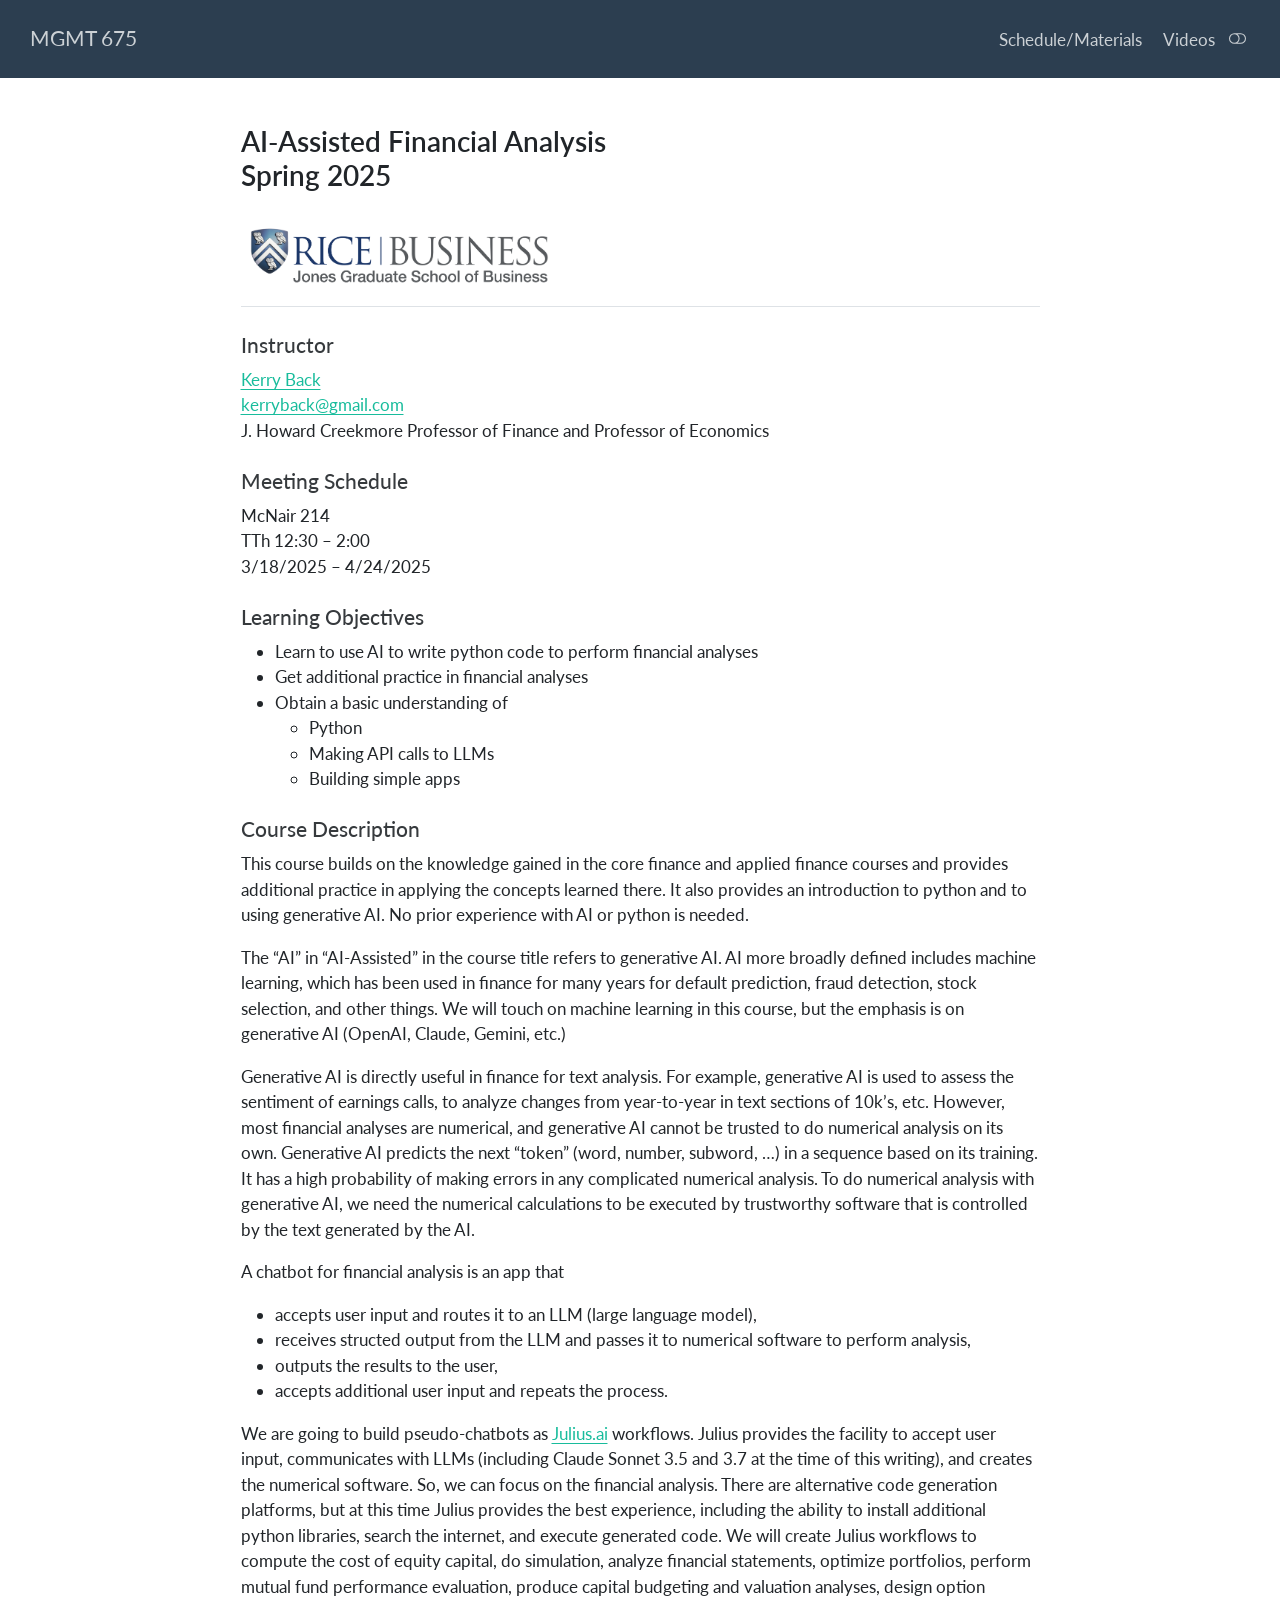
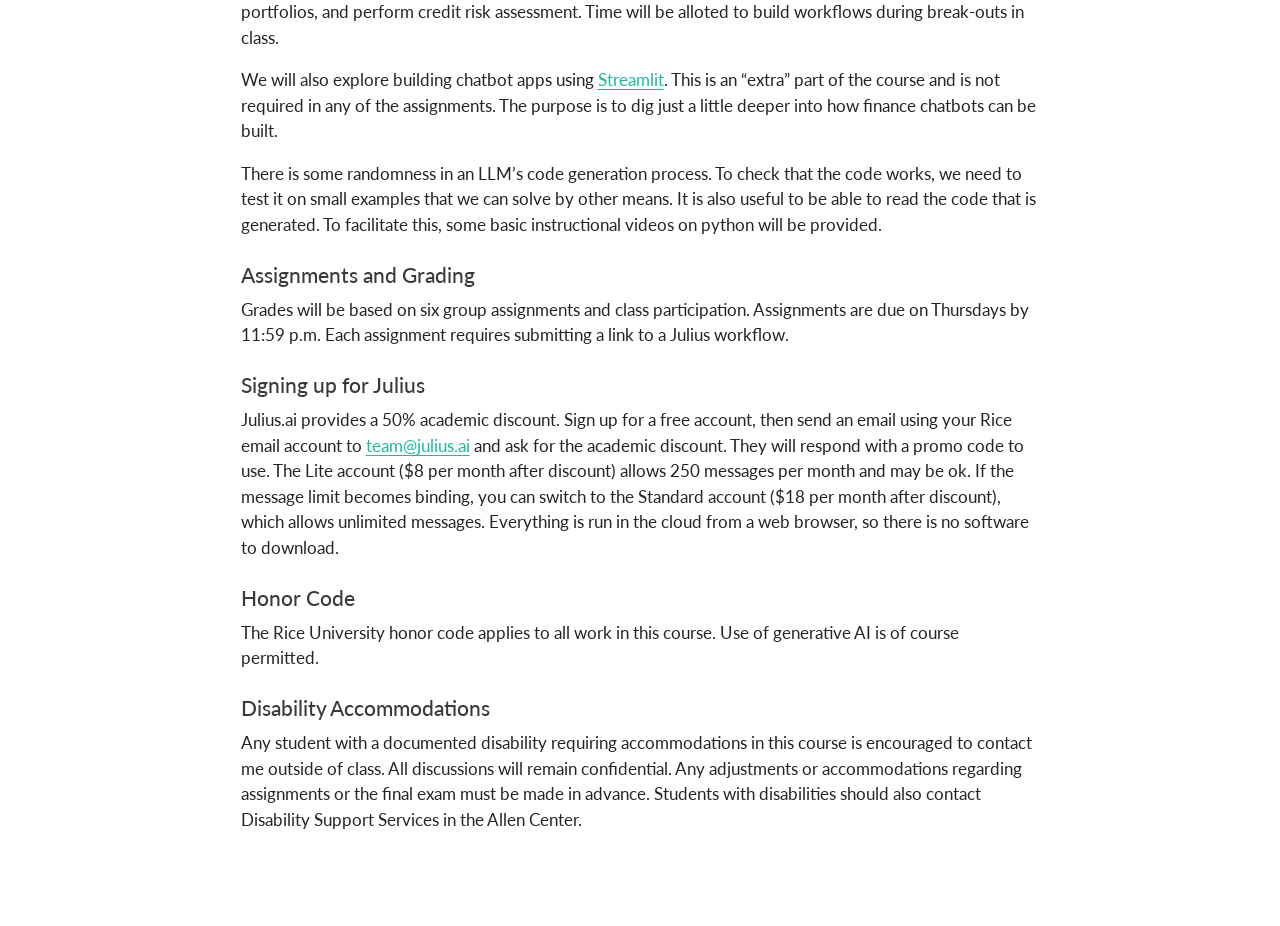
<file: docs/index.html>
<!DOCTYPE html>
<html xmlns="http://www.w3.org/1999/xhtml" lang="en" xml:lang="en"><head>

<meta charset="utf-8">
<meta name="generator" content="quarto-1.6.42">

<meta name="viewport" content="width=device-width, initial-scale=1.0, user-scalable=yes">


<title>index</title>
<style>
code{white-space: pre-wrap;}
span.smallcaps{font-variant: small-caps;}
div.columns{display: flex; gap: min(4vw, 1.5em);}
div.column{flex: auto; overflow-x: auto;}
div.hanging-indent{margin-left: 1.5em; text-indent: -1.5em;}
ul.task-list{list-style: none;}
ul.task-list li input[type="checkbox"] {
  width: 0.8em;
  margin: 0 0.8em 0.2em -1em; /* quarto-specific, see https://github.com/quarto-dev/quarto-cli/issues/4556 */ 
  vertical-align: middle;
}
</style>


<script src="site_libs/quarto-nav/quarto-nav.js"></script>
<script src="site_libs/quarto-nav/headroom.min.js"></script>
<script src="site_libs/clipboard/clipboard.min.js"></script>
<script src="site_libs/quarto-html/quarto.js"></script>
<script src="site_libs/quarto-html/popper.min.js"></script>
<script src="site_libs/quarto-html/tippy.umd.min.js"></script>
<script src="site_libs/quarto-html/anchor.min.js"></script>
<link href="site_libs/quarto-html/tippy.css" rel="stylesheet">
<link href="site_libs/quarto-html/quarto-syntax-highlighting-2f5df379a58b258e96c21c0638c20c03.css" rel="stylesheet" class="quarto-color-scheme" id="quarto-text-highlighting-styles">
<link href="site_libs/quarto-html/quarto-syntax-highlighting-dark-b53751a350365c71b6c909e95f209ed1.css" rel="prefetch" class="quarto-color-scheme quarto-color-alternate" id="quarto-text-highlighting-styles">
<script src="site_libs/bootstrap/bootstrap.min.js"></script>
<link href="site_libs/bootstrap/bootstrap-icons.css" rel="stylesheet">
<link href="site_libs/bootstrap/bootstrap-f3c2ea88cadbcfb37ba28ffa2c97cfc1.min.css" rel="stylesheet" append-hash="true" class="quarto-color-scheme" id="quarto-bootstrap" data-mode="light">
<link href="site_libs/bootstrap/bootstrap-dark-175319157c5a1d45805a17fae5d1b6b1.min.css" rel="prefetch" append-hash="true" class="quarto-color-scheme quarto-color-alternate" id="quarto-bootstrap" data-mode="dark">
<script id="quarto-search-options" type="application/json">{
  "language": {
    "search-no-results-text": "No results",
    "search-matching-documents-text": "matching documents",
    "search-copy-link-title": "Copy link to search",
    "search-hide-matches-text": "Hide additional matches",
    "search-more-match-text": "more match in this document",
    "search-more-matches-text": "more matches in this document",
    "search-clear-button-title": "Clear",
    "search-text-placeholder": "",
    "search-detached-cancel-button-title": "Cancel",
    "search-submit-button-title": "Submit",
    "search-label": "Search"
  }
}</script>


</head>

<body class="nav-fixed fullcontent">

<div id="quarto-search-results"></div>
  <header id="quarto-header" class="headroom fixed-top">
    <nav class="navbar navbar-expand-lg " data-bs-theme="dark">
      <div class="navbar-container container-fluid">
      <div class="navbar-brand-container mx-auto">
    <a class="navbar-brand" href="./index.html">
    <span class="navbar-title">MGMT 675</span>
    </a>
  </div>
          <button class="navbar-toggler" type="button" data-bs-toggle="collapse" data-bs-target="#navbarCollapse" aria-controls="navbarCollapse" role="menu" aria-expanded="false" aria-label="Toggle navigation" onclick="if (window.quartoToggleHeadroom) { window.quartoToggleHeadroom(); }">
  <span class="navbar-toggler-icon"></span>
</button>
          <div class="collapse navbar-collapse" id="navbarCollapse">
            <ul class="navbar-nav navbar-nav-scroll ms-auto">
  <li class="nav-item">
    <a class="nav-link" href="./schedule.html"> 
<span class="menu-text">Schedule/Materials</span></a>
  </li>  
  <li class="nav-item">
    <a class="nav-link" href="./videos.html"> 
<span class="menu-text">Videos</span></a>
  </li>  
</ul>
          </div> <!-- /navcollapse -->
            <div class="quarto-navbar-tools">
  <a href="" class="quarto-color-scheme-toggle quarto-navigation-tool  px-1" onclick="window.quartoToggleColorScheme(); return false;" title="Toggle dark mode"><i class="bi"></i></a>
</div>
      </div> <!-- /container-fluid -->
    </nav>
</header>
<!-- content -->
<div id="quarto-content" class="quarto-container page-columns page-rows-contents page-layout-article page-navbar">
<!-- sidebar -->
<!-- margin-sidebar -->
    
<!-- main -->
<main class="content" id="quarto-document-content"><header id="title-block-header" class="quarto-title-block"></header>




<section id="ai-assisted-financial-analysis-spring-2025" class="level2">
<h2 class="anchored" data-anchor-id="ai-assisted-financial-analysis-spring-2025">AI-Assisted Financial Analysis<br>Spring 2025<br><br><img src="images/RiceBusiness-transparent-logo-sm.png" class="img-fluid" style="width:40.0%"></h2>
<section id="instructor" class="level4">
<h4 class="anchored" data-anchor-id="instructor">Instructor</h4>
<p><a href="https://kerryback.com">Kerry Back</a><br> <a href="mailto:%20kerryback@gmail.com">kerryback@gmail.com</a><br> J. Howard Creekmore Professor of Finance and Professor of Economics</p>
</section>
<section id="meeting-schedule" class="level4">
<h4 class="anchored" data-anchor-id="meeting-schedule">Meeting Schedule</h4>
<p>McNair 214<br> TTh 12:30 – 2:00<br> 3/18/2025 – 4/24/2025</p>
</section>
<section id="learning-objectives" class="level4">
<h4 class="anchored" data-anchor-id="learning-objectives">Learning Objectives</h4>
<ul>
<li>Learn to use AI to write python code to perform financial analyses</li>
<li>Get additional practice in financial analyses</li>
<li>Obtain a basic understanding of
<ul>
<li>Python</li>
<li>Making API calls to LLMs</li>
<li>Building simple apps</li>
</ul></li>
</ul>
</section>
<section id="course-description" class="level4">
<h4 class="anchored" data-anchor-id="course-description">Course Description</h4>
<p>This course builds on the knowledge gained in the core finance and applied finance courses and provides additional practice in applying the concepts learned there. It also provides an introduction to python and to using generative AI. No prior experience with AI or python is needed.</p>
<p>The “AI” in “AI-Assisted” in the course title refers to generative AI. AI more broadly defined includes machine learning, which has been used in finance for many years for default prediction, fraud detection, stock selection, and other things. We will touch on machine learning in this course, but the emphasis is on generative AI (OpenAI, Claude, Gemini, etc.)</p>
<p>Generative AI is directly useful in finance for text analysis. For example, generative AI is used to assess the sentiment of earnings calls, to analyze changes from year-to-year in text sections of 10k’s, etc. However, most financial analyses are numerical, and generative AI cannot be trusted to do numerical analysis on its own. Generative AI predicts the next “token” (word, number, subword, …) in a sequence based on its training. It has a high probability of making errors in any complicated numerical analysis. To do numerical analysis with generative AI, we need the numerical calculations to be executed by trustworthy software that is controlled by the text generated by the AI.</p>
<p>A chatbot for financial analysis is an app that</p>
<ul>
<li>accepts user input and routes it to an LLM (large language model),</li>
<li>receives structed output from the LLM and passes it to numerical software to perform analysis,</li>
<li>outputs the results to the user,</li>
<li>accepts additional user input and repeats the process.</li>
</ul>
<p>We are going to build pseudo-chatbots as <a href="https://julius.ai/">Julius.ai</a> workflows. Julius provides the facility to accept user input, communicates with LLMs (including Claude Sonnet 3.5 and 3.7 at the time of this writing), and creates the numerical software. So, we can focus on the financial analysis. There are alternative code generation platforms, but at this time Julius provides the best experience, including the ability to install additional python libraries, search the internet, and execute generated code. We will create Julius workflows to compute the cost of equity capital, do simulation, analyze financial statements, optimize portfolios, perform mutual fund performance evaluation, produce capital budgeting and valuation analyses, design option portfolios, and perform credit risk assessment. Time will be alloted to build workflows during break-outs in class.</p>
<p>We will also explore building chatbot apps using <a href="https://streamlit.io/">Streamlit</a>. This is an “extra” part of the course and is not required in any of the assignments. The purpose is to dig just a little deeper into how finance chatbots can be built.</p>
<p>There is some randomness in an LLM’s code generation process. To check that the code works, we need to test it on small examples that we can solve by other means. It is also useful to be able to read the code that is generated. To facilitate this, some basic instructional videos on python will be provided.</p>
</section>
<section id="assignments-and-grading" class="level4">
<h4 class="anchored" data-anchor-id="assignments-and-grading">Assignments and Grading</h4>
<p>Grades will be based on six group assignments and class participation. Assignments are due on Thursdays by 11:59 p.m. Each assignment requires submitting a link to a Julius workflow.</p>
</section>
<section id="signing-up-for-julius" class="level4">
<h4 class="anchored" data-anchor-id="signing-up-for-julius">Signing up for Julius</h4>
<p>Julius.ai provides a 50% academic discount. Sign up for a free account, then send an email using your Rice email account to <a href="mailto:team@julius.ai">team@julius.ai</a> and ask for the academic discount. They will respond with a promo code to use. The Lite account ($8 per month after discount) allows 250 messages per month and may be ok. If the message limit becomes binding, you can switch to the Standard account ($18 per month after discount), which allows unlimited messages. Everything is run in the cloud from a web browser, so there is no software to download.</p>
</section>
<section id="honor-code" class="level4">
<h4 class="anchored" data-anchor-id="honor-code">Honor Code</h4>
<p>The Rice University honor code applies to all work in this course. Use of generative AI is of course permitted.</p>
</section>
<section id="disability-accommodations" class="level4">
<h4 class="anchored" data-anchor-id="disability-accommodations">Disability Accommodations</h4>
<p>Any student with a documented disability requiring accommodations in this course is encouraged to contact me outside of class. All discussions will remain confidential. Any adjustments or accommodations regarding assignments or the final exam must be made in advance. Students with disabilities should also contact Disability Support Services in the Allen Center.</p>


</section>
</section>

</main> <!-- /main -->
<script id="quarto-html-after-body" type="application/javascript">
window.document.addEventListener("DOMContentLoaded", function (event) {
  const toggleBodyColorMode = (bsSheetEl) => {
    const mode = bsSheetEl.getAttribute("data-mode");
    const bodyEl = window.document.querySelector("body");
    if (mode === "dark") {
      bodyEl.classList.add("quarto-dark");
      bodyEl.classList.remove("quarto-light");
    } else {
      bodyEl.classList.add("quarto-light");
      bodyEl.classList.remove("quarto-dark");
    }
  }
  const toggleBodyColorPrimary = () => {
    const bsSheetEl = window.document.querySelector("link#quarto-bootstrap");
    if (bsSheetEl) {
      toggleBodyColorMode(bsSheetEl);
    }
  }
  toggleBodyColorPrimary();  
  const disableStylesheet = (stylesheets) => {
    for (let i=0; i < stylesheets.length; i++) {
      const stylesheet = stylesheets[i];
      stylesheet.rel = 'prefetch';
    }
  }
  const enableStylesheet = (stylesheets) => {
    for (let i=0; i < stylesheets.length; i++) {
      const stylesheet = stylesheets[i];
      stylesheet.rel = 'stylesheet';
    }
  }
  const manageTransitions = (selector, allowTransitions) => {
    const els = window.document.querySelectorAll(selector);
    for (let i=0; i < els.length; i++) {
      const el = els[i];
      if (allowTransitions) {
        el.classList.remove('notransition');
      } else {
        el.classList.add('notransition');
      }
    }
  }
  const toggleGiscusIfUsed = (isAlternate, darkModeDefault) => {
    const baseTheme = document.querySelector('#giscus-base-theme')?.value ?? 'light';
    const alternateTheme = document.querySelector('#giscus-alt-theme')?.value ?? 'dark';
    let newTheme = '';
    if(darkModeDefault) {
      newTheme = isAlternate ? baseTheme : alternateTheme;
    } else {
      newTheme = isAlternate ? alternateTheme : baseTheme;
    }
    const changeGiscusTheme = () => {
      // From: https://github.com/giscus/giscus/issues/336
      const sendMessage = (message) => {
        const iframe = document.querySelector('iframe.giscus-frame');
        if (!iframe) return;
        iframe.contentWindow.postMessage({ giscus: message }, 'https://giscus.app');
      }
      sendMessage({
        setConfig: {
          theme: newTheme
        }
      });
    }
    const isGiscussLoaded = window.document.querySelector('iframe.giscus-frame') !== null;
    if (isGiscussLoaded) {
      changeGiscusTheme();
    }
  }
  const toggleColorMode = (alternate) => {
    // Switch the stylesheets
    const alternateStylesheets = window.document.querySelectorAll('link.quarto-color-scheme.quarto-color-alternate');
    manageTransitions('#quarto-margin-sidebar .nav-link', false);
    if (alternate) {
      enableStylesheet(alternateStylesheets);
      for (const sheetNode of alternateStylesheets) {
        if (sheetNode.id === "quarto-bootstrap") {
          toggleBodyColorMode(sheetNode);
        }
      }
    } else {
      disableStylesheet(alternateStylesheets);
      toggleBodyColorPrimary();
    }
    manageTransitions('#quarto-margin-sidebar .nav-link', true);
    // Switch the toggles
    const toggles = window.document.querySelectorAll('.quarto-color-scheme-toggle');
    for (let i=0; i < toggles.length; i++) {
      const toggle = toggles[i];
      if (toggle) {
        if (alternate) {
          toggle.classList.add("alternate");     
        } else {
          toggle.classList.remove("alternate");
        }
      }
    }
    // Hack to workaround the fact that safari doesn't
    // properly recolor the scrollbar when toggling (#1455)
    if (navigator.userAgent.indexOf('Safari') > 0 && navigator.userAgent.indexOf('Chrome') == -1) {
      manageTransitions("body", false);
      window.scrollTo(0, 1);
      setTimeout(() => {
        window.scrollTo(0, 0);
        manageTransitions("body", true);
      }, 40);  
    }
  }
  const isFileUrl = () => { 
    return window.location.protocol === 'file:';
  }
  const hasAlternateSentinel = () => {  
    let styleSentinel = getColorSchemeSentinel();
    if (styleSentinel !== null) {
      return styleSentinel === "alternate";
    } else {
      return false;
    }
  }
  const setStyleSentinel = (alternate) => {
    const value = alternate ? "alternate" : "default";
    if (!isFileUrl()) {
      window.localStorage.setItem("quarto-color-scheme", value);
    } else {
      localAlternateSentinel = value;
    }
  }
  const getColorSchemeSentinel = () => {
    if (!isFileUrl()) {
      const storageValue = window.localStorage.getItem("quarto-color-scheme");
      return storageValue != null ? storageValue : localAlternateSentinel;
    } else {
      return localAlternateSentinel;
    }
  }
  const darkModeDefault = false;
  let localAlternateSentinel = darkModeDefault ? 'alternate' : 'default';
  // Dark / light mode switch
  window.quartoToggleColorScheme = () => {
    // Read the current dark / light value 
    let toAlternate = !hasAlternateSentinel();
    toggleColorMode(toAlternate);
    setStyleSentinel(toAlternate);
    toggleGiscusIfUsed(toAlternate, darkModeDefault);
  };
  // Ensure there is a toggle, if there isn't float one in the top right
  if (window.document.querySelector('.quarto-color-scheme-toggle') === null) {
    const a = window.document.createElement('a');
    a.classList.add('top-right');
    a.classList.add('quarto-color-scheme-toggle');
    a.href = "";
    a.onclick = function() { try { window.quartoToggleColorScheme(); } catch {} return false; };
    const i = window.document.createElement("i");
    i.classList.add('bi');
    a.appendChild(i);
    window.document.body.appendChild(a);
  }
  // Switch to dark mode if need be
  if (hasAlternateSentinel()) {
    toggleColorMode(true);
  } else {
    toggleColorMode(false);
  }
  const icon = "";
  const anchorJS = new window.AnchorJS();
  anchorJS.options = {
    placement: 'right',
    icon: icon
  };
  anchorJS.add('.anchored');
  const isCodeAnnotation = (el) => {
    for (const clz of el.classList) {
      if (clz.startsWith('code-annotation-')) {                     
        return true;
      }
    }
    return false;
  }
  const onCopySuccess = function(e) {
    // button target
    const button = e.trigger;
    // don't keep focus
    button.blur();
    // flash "checked"
    button.classList.add('code-copy-button-checked');
    var currentTitle = button.getAttribute("title");
    button.setAttribute("title", "Copied!");
    let tooltip;
    if (window.bootstrap) {
      button.setAttribute("data-bs-toggle", "tooltip");
      button.setAttribute("data-bs-placement", "left");
      button.setAttribute("data-bs-title", "Copied!");
      tooltip = new bootstrap.Tooltip(button, 
        { trigger: "manual", 
          customClass: "code-copy-button-tooltip",
          offset: [0, -8]});
      tooltip.show();    
    }
    setTimeout(function() {
      if (tooltip) {
        tooltip.hide();
        button.removeAttribute("data-bs-title");
        button.removeAttribute("data-bs-toggle");
        button.removeAttribute("data-bs-placement");
      }
      button.setAttribute("title", currentTitle);
      button.classList.remove('code-copy-button-checked');
    }, 1000);
    // clear code selection
    e.clearSelection();
  }
  const getTextToCopy = function(trigger) {
      const codeEl = trigger.previousElementSibling.cloneNode(true);
      for (const childEl of codeEl.children) {
        if (isCodeAnnotation(childEl)) {
          childEl.remove();
        }
      }
      return codeEl.innerText;
  }
  const clipboard = new window.ClipboardJS('.code-copy-button:not([data-in-quarto-modal])', {
    text: getTextToCopy
  });
  clipboard.on('success', onCopySuccess);
  if (window.document.getElementById('quarto-embedded-source-code-modal')) {
    const clipboardModal = new window.ClipboardJS('.code-copy-button[data-in-quarto-modal]', {
      text: getTextToCopy,
      container: window.document.getElementById('quarto-embedded-source-code-modal')
    });
    clipboardModal.on('success', onCopySuccess);
  }
    var localhostRegex = new RegExp(/^(?:http|https):\/\/localhost\:?[0-9]*\//);
    var mailtoRegex = new RegExp(/^mailto:/);
      var filterRegex = new RegExp('/' + window.location.host + '/');
    var isInternal = (href) => {
        return filterRegex.test(href) || localhostRegex.test(href) || mailtoRegex.test(href);
    }
    // Inspect non-navigation links and adorn them if external
 	var links = window.document.querySelectorAll('a[href]:not(.nav-link):not(.navbar-brand):not(.toc-action):not(.sidebar-link):not(.sidebar-item-toggle):not(.pagination-link):not(.no-external):not([aria-hidden]):not(.dropdown-item):not(.quarto-navigation-tool):not(.about-link)');
    for (var i=0; i<links.length; i++) {
      const link = links[i];
      if (!isInternal(link.href)) {
        // undo the damage that might have been done by quarto-nav.js in the case of
        // links that we want to consider external
        if (link.dataset.originalHref !== undefined) {
          link.href = link.dataset.originalHref;
        }
          // target, if specified
          link.setAttribute("target", "_blank");
          if (link.getAttribute("rel") === null) {
            link.setAttribute("rel", "noopener");
          }
      }
    }
  function tippyHover(el, contentFn, onTriggerFn, onUntriggerFn) {
    const config = {
      allowHTML: true,
      maxWidth: 500,
      delay: 100,
      arrow: false,
      appendTo: function(el) {
          return el.parentElement;
      },
      interactive: true,
      interactiveBorder: 10,
      theme: 'quarto',
      placement: 'bottom-start',
    };
    if (contentFn) {
      config.content = contentFn;
    }
    if (onTriggerFn) {
      config.onTrigger = onTriggerFn;
    }
    if (onUntriggerFn) {
      config.onUntrigger = onUntriggerFn;
    }
    window.tippy(el, config); 
  }
  const noterefs = window.document.querySelectorAll('a[role="doc-noteref"]');
  for (var i=0; i<noterefs.length; i++) {
    const ref = noterefs[i];
    tippyHover(ref, function() {
      // use id or data attribute instead here
      let href = ref.getAttribute('data-footnote-href') || ref.getAttribute('href');
      try { href = new URL(href).hash; } catch {}
      const id = href.replace(/^#\/?/, "");
      const note = window.document.getElementById(id);
      if (note) {
        return note.innerHTML;
      } else {
        return "";
      }
    });
  }
  const xrefs = window.document.querySelectorAll('a.quarto-xref');
  const processXRef = (id, note) => {
    // Strip column container classes
    const stripColumnClz = (el) => {
      el.classList.remove("page-full", "page-columns");
      if (el.children) {
        for (const child of el.children) {
          stripColumnClz(child);
        }
      }
    }
    stripColumnClz(note)
    if (id === null || id.startsWith('sec-')) {
      // Special case sections, only their first couple elements
      const container = document.createElement("div");
      if (note.children && note.children.length > 2) {
        container.appendChild(note.children[0].cloneNode(true));
        for (let i = 1; i < note.children.length; i++) {
          const child = note.children[i];
          if (child.tagName === "P" && child.innerText === "") {
            continue;
          } else {
            container.appendChild(child.cloneNode(true));
            break;
          }
        }
        if (window.Quarto?.typesetMath) {
          window.Quarto.typesetMath(container);
        }
        return container.innerHTML
      } else {
        if (window.Quarto?.typesetMath) {
          window.Quarto.typesetMath(note);
        }
        return note.innerHTML;
      }
    } else {
      // Remove any anchor links if they are present
      const anchorLink = note.querySelector('a.anchorjs-link');
      if (anchorLink) {
        anchorLink.remove();
      }
      if (window.Quarto?.typesetMath) {
        window.Quarto.typesetMath(note);
      }
      if (note.classList.contains("callout")) {
        return note.outerHTML;
      } else {
        return note.innerHTML;
      }
    }
  }
  for (var i=0; i<xrefs.length; i++) {
    const xref = xrefs[i];
    tippyHover(xref, undefined, function(instance) {
      instance.disable();
      let url = xref.getAttribute('href');
      let hash = undefined; 
      if (url.startsWith('#')) {
        hash = url;
      } else {
        try { hash = new URL(url).hash; } catch {}
      }
      if (hash) {
        const id = hash.replace(/^#\/?/, "");
        const note = window.document.getElementById(id);
        if (note !== null) {
          try {
            const html = processXRef(id, note.cloneNode(true));
            instance.setContent(html);
          } finally {
            instance.enable();
            instance.show();
          }
        } else {
          // See if we can fetch this
          fetch(url.split('#')[0])
          .then(res => res.text())
          .then(html => {
            const parser = new DOMParser();
            const htmlDoc = parser.parseFromString(html, "text/html");
            const note = htmlDoc.getElementById(id);
            if (note !== null) {
              const html = processXRef(id, note);
              instance.setContent(html);
            } 
          }).finally(() => {
            instance.enable();
            instance.show();
          });
        }
      } else {
        // See if we can fetch a full url (with no hash to target)
        // This is a special case and we should probably do some content thinning / targeting
        fetch(url)
        .then(res => res.text())
        .then(html => {
          const parser = new DOMParser();
          const htmlDoc = parser.parseFromString(html, "text/html");
          const note = htmlDoc.querySelector('main.content');
          if (note !== null) {
            // This should only happen for chapter cross references
            // (since there is no id in the URL)
            // remove the first header
            if (note.children.length > 0 && note.children[0].tagName === "HEADER") {
              note.children[0].remove();
            }
            const html = processXRef(null, note);
            instance.setContent(html);
          } 
        }).finally(() => {
          instance.enable();
          instance.show();
        });
      }
    }, function(instance) {
    });
  }
      let selectedAnnoteEl;
      const selectorForAnnotation = ( cell, annotation) => {
        let cellAttr = 'data-code-cell="' + cell + '"';
        let lineAttr = 'data-code-annotation="' +  annotation + '"';
        const selector = 'span[' + cellAttr + '][' + lineAttr + ']';
        return selector;
      }
      const selectCodeLines = (annoteEl) => {
        const doc = window.document;
        const targetCell = annoteEl.getAttribute("data-target-cell");
        const targetAnnotation = annoteEl.getAttribute("data-target-annotation");
        const annoteSpan = window.document.querySelector(selectorForAnnotation(targetCell, targetAnnotation));
        const lines = annoteSpan.getAttribute("data-code-lines").split(",");
        const lineIds = lines.map((line) => {
          return targetCell + "-" + line;
        })
        let top = null;
        let height = null;
        let parent = null;
        if (lineIds.length > 0) {
            //compute the position of the single el (top and bottom and make a div)
            const el = window.document.getElementById(lineIds[0]);
            top = el.offsetTop;
            height = el.offsetHeight;
            parent = el.parentElement.parentElement;
          if (lineIds.length > 1) {
            const lastEl = window.document.getElementById(lineIds[lineIds.length - 1]);
            const bottom = lastEl.offsetTop + lastEl.offsetHeight;
            height = bottom - top;
          }
          if (top !== null && height !== null && parent !== null) {
            // cook up a div (if necessary) and position it 
            let div = window.document.getElementById("code-annotation-line-highlight");
            if (div === null) {
              div = window.document.createElement("div");
              div.setAttribute("id", "code-annotation-line-highlight");
              div.style.position = 'absolute';
              parent.appendChild(div);
            }
            div.style.top = top - 2 + "px";
            div.style.height = height + 4 + "px";
            div.style.left = 0;
            let gutterDiv = window.document.getElementById("code-annotation-line-highlight-gutter");
            if (gutterDiv === null) {
              gutterDiv = window.document.createElement("div");
              gutterDiv.setAttribute("id", "code-annotation-line-highlight-gutter");
              gutterDiv.style.position = 'absolute';
              const codeCell = window.document.getElementById(targetCell);
              const gutter = codeCell.querySelector('.code-annotation-gutter');
              gutter.appendChild(gutterDiv);
            }
            gutterDiv.style.top = top - 2 + "px";
            gutterDiv.style.height = height + 4 + "px";
          }
          selectedAnnoteEl = annoteEl;
        }
      };
      const unselectCodeLines = () => {
        const elementsIds = ["code-annotation-line-highlight", "code-annotation-line-highlight-gutter"];
        elementsIds.forEach((elId) => {
          const div = window.document.getElementById(elId);
          if (div) {
            div.remove();
          }
        });
        selectedAnnoteEl = undefined;
      };
        // Handle positioning of the toggle
    window.addEventListener(
      "resize",
      throttle(() => {
        elRect = undefined;
        if (selectedAnnoteEl) {
          selectCodeLines(selectedAnnoteEl);
        }
      }, 10)
    );
    function throttle(fn, ms) {
    let throttle = false;
    let timer;
      return (...args) => {
        if(!throttle) { // first call gets through
            fn.apply(this, args);
            throttle = true;
        } else { // all the others get throttled
            if(timer) clearTimeout(timer); // cancel #2
            timer = setTimeout(() => {
              fn.apply(this, args);
              timer = throttle = false;
            }, ms);
        }
      };
    }
      // Attach click handler to the DT
      const annoteDls = window.document.querySelectorAll('dt[data-target-cell]');
      for (const annoteDlNode of annoteDls) {
        annoteDlNode.addEventListener('click', (event) => {
          const clickedEl = event.target;
          if (clickedEl !== selectedAnnoteEl) {
            unselectCodeLines();
            const activeEl = window.document.querySelector('dt[data-target-cell].code-annotation-active');
            if (activeEl) {
              activeEl.classList.remove('code-annotation-active');
            }
            selectCodeLines(clickedEl);
            clickedEl.classList.add('code-annotation-active');
          } else {
            // Unselect the line
            unselectCodeLines();
            clickedEl.classList.remove('code-annotation-active');
          }
        });
      }
  const findCites = (el) => {
    const parentEl = el.parentElement;
    if (parentEl) {
      const cites = parentEl.dataset.cites;
      if (cites) {
        return {
          el,
          cites: cites.split(' ')
        };
      } else {
        return findCites(el.parentElement)
      }
    } else {
      return undefined;
    }
  };
  var bibliorefs = window.document.querySelectorAll('a[role="doc-biblioref"]');
  for (var i=0; i<bibliorefs.length; i++) {
    const ref = bibliorefs[i];
    const citeInfo = findCites(ref);
    if (citeInfo) {
      tippyHover(citeInfo.el, function() {
        var popup = window.document.createElement('div');
        citeInfo.cites.forEach(function(cite) {
          var citeDiv = window.document.createElement('div');
          citeDiv.classList.add('hanging-indent');
          citeDiv.classList.add('csl-entry');
          var biblioDiv = window.document.getElementById('ref-' + cite);
          if (biblioDiv) {
            citeDiv.innerHTML = biblioDiv.innerHTML;
          }
          popup.appendChild(citeDiv);
        });
        return popup.innerHTML;
      });
    }
  }
});
</script>
</div> <!-- /content -->




</body></html>
</file>
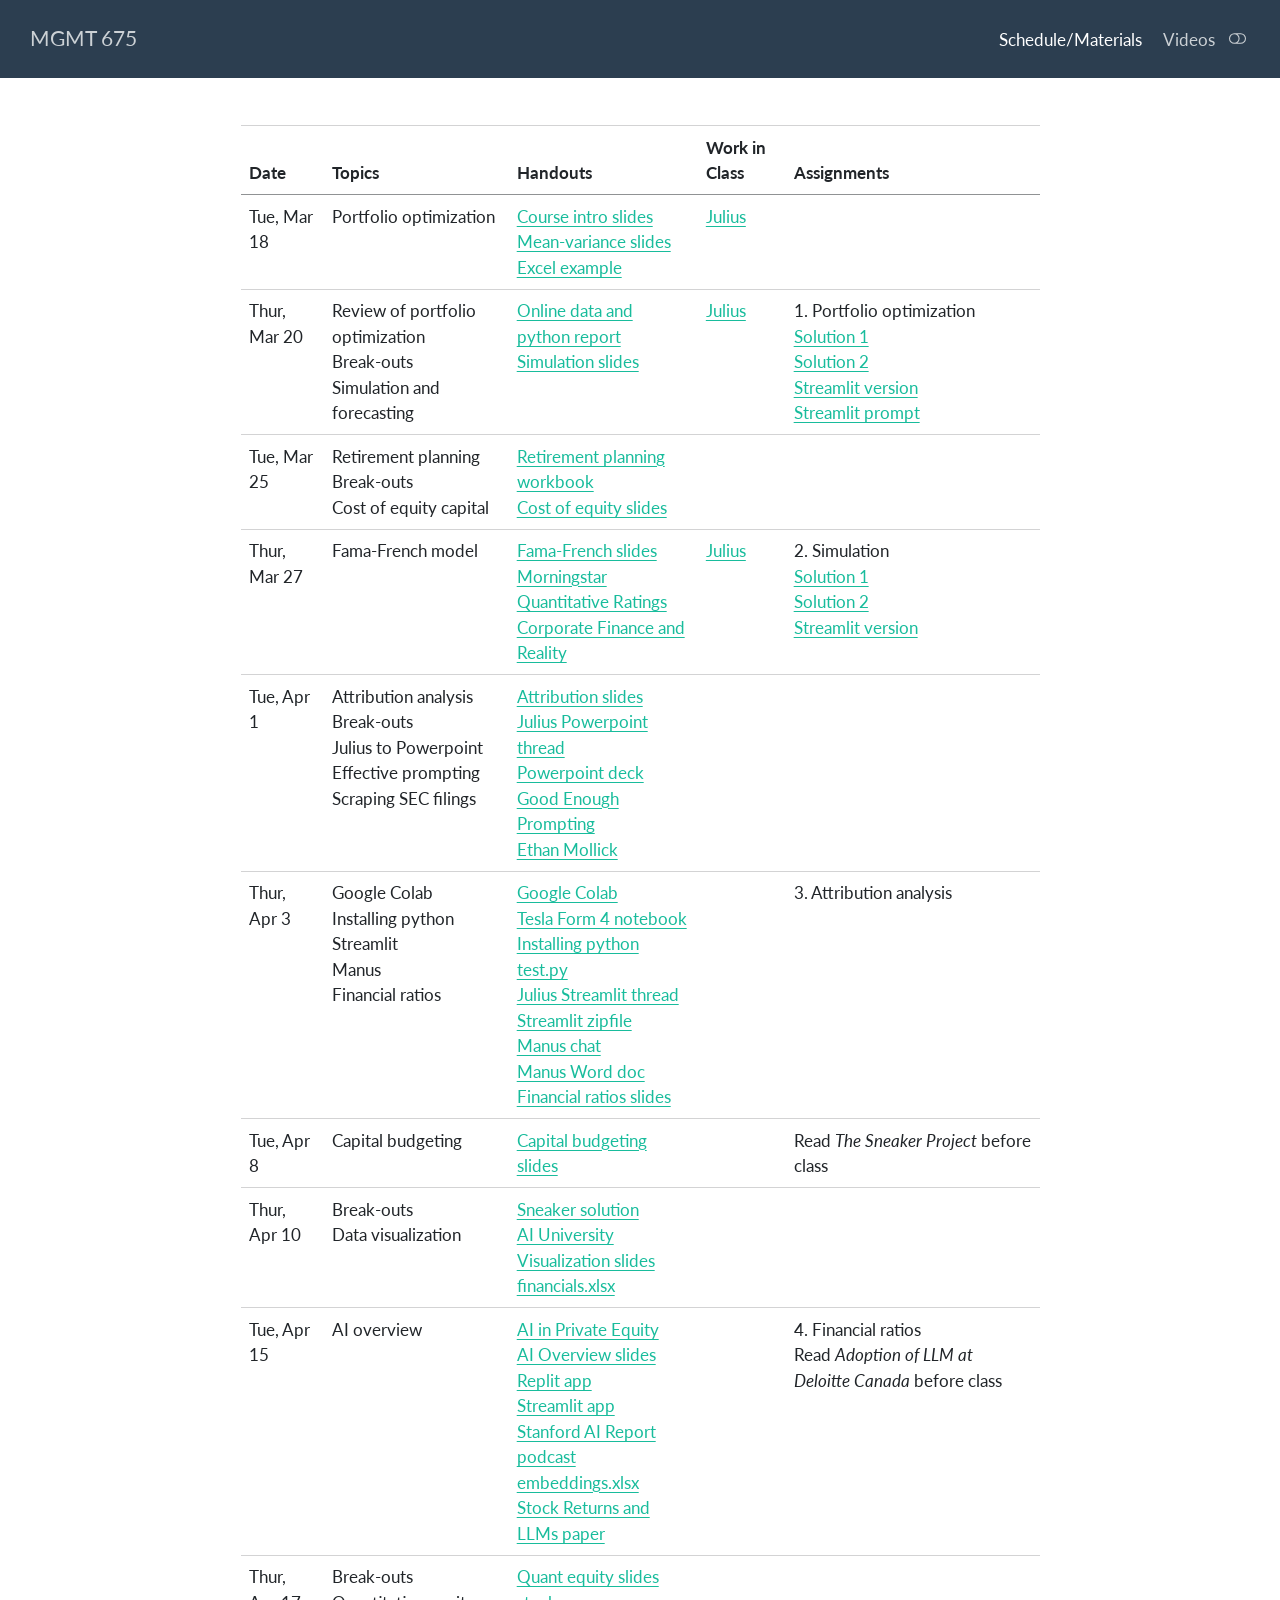
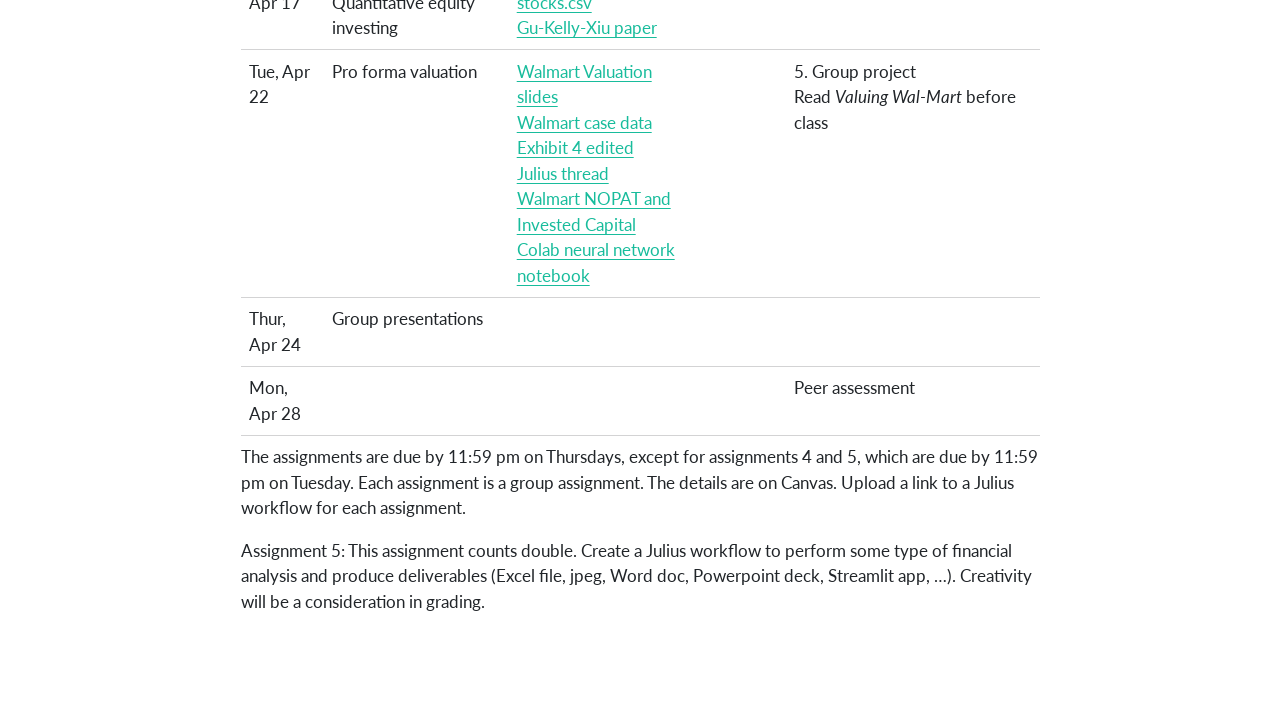
<file: docs/schedule.html>
<!DOCTYPE html>
<html xmlns="http://www.w3.org/1999/xhtml" lang="en" xml:lang="en"><head>

<meta charset="utf-8">
<meta name="generator" content="quarto-1.6.42">

<meta name="viewport" content="width=device-width, initial-scale=1.0, user-scalable=yes">


<title>schedule</title>
<style>
code{white-space: pre-wrap;}
span.smallcaps{font-variant: small-caps;}
div.columns{display: flex; gap: min(4vw, 1.5em);}
div.column{flex: auto; overflow-x: auto;}
div.hanging-indent{margin-left: 1.5em; text-indent: -1.5em;}
ul.task-list{list-style: none;}
ul.task-list li input[type="checkbox"] {
  width: 0.8em;
  margin: 0 0.8em 0.2em -1em; /* quarto-specific, see https://github.com/quarto-dev/quarto-cli/issues/4556 */ 
  vertical-align: middle;
}
</style>


<script src="site_libs/quarto-nav/quarto-nav.js"></script>
<script src="site_libs/quarto-nav/headroom.min.js"></script>
<script src="site_libs/clipboard/clipboard.min.js"></script>
<script src="site_libs/quarto-html/quarto.js"></script>
<script src="site_libs/quarto-html/popper.min.js"></script>
<script src="site_libs/quarto-html/tippy.umd.min.js"></script>
<script src="site_libs/quarto-html/anchor.min.js"></script>
<link href="site_libs/quarto-html/tippy.css" rel="stylesheet">
<link href="site_libs/quarto-html/quarto-syntax-highlighting-2f5df379a58b258e96c21c0638c20c03.css" rel="stylesheet" class="quarto-color-scheme" id="quarto-text-highlighting-styles">
<link href="site_libs/quarto-html/quarto-syntax-highlighting-dark-b53751a350365c71b6c909e95f209ed1.css" rel="prefetch" class="quarto-color-scheme quarto-color-alternate" id="quarto-text-highlighting-styles">
<script src="site_libs/bootstrap/bootstrap.min.js"></script>
<link href="site_libs/bootstrap/bootstrap-icons.css" rel="stylesheet">
<link href="site_libs/bootstrap/bootstrap-f3c2ea88cadbcfb37ba28ffa2c97cfc1.min.css" rel="stylesheet" append-hash="true" class="quarto-color-scheme" id="quarto-bootstrap" data-mode="light">
<link href="site_libs/bootstrap/bootstrap-dark-175319157c5a1d45805a17fae5d1b6b1.min.css" rel="prefetch" append-hash="true" class="quarto-color-scheme quarto-color-alternate" id="quarto-bootstrap" data-mode="dark">
<script id="quarto-search-options" type="application/json">{
  "language": {
    "search-no-results-text": "No results",
    "search-matching-documents-text": "matching documents",
    "search-copy-link-title": "Copy link to search",
    "search-hide-matches-text": "Hide additional matches",
    "search-more-match-text": "more match in this document",
    "search-more-matches-text": "more matches in this document",
    "search-clear-button-title": "Clear",
    "search-text-placeholder": "",
    "search-detached-cancel-button-title": "Cancel",
    "search-submit-button-title": "Submit",
    "search-label": "Search"
  }
}</script>


</head>

<body class="nav-fixed fullcontent">

<div id="quarto-search-results"></div>
  <header id="quarto-header" class="headroom fixed-top">
    <nav class="navbar navbar-expand-lg " data-bs-theme="dark">
      <div class="navbar-container container-fluid">
      <div class="navbar-brand-container mx-auto">
    <a class="navbar-brand" href="./index.html">
    <span class="navbar-title">MGMT 675</span>
    </a>
  </div>
          <button class="navbar-toggler" type="button" data-bs-toggle="collapse" data-bs-target="#navbarCollapse" aria-controls="navbarCollapse" role="menu" aria-expanded="false" aria-label="Toggle navigation" onclick="if (window.quartoToggleHeadroom) { window.quartoToggleHeadroom(); }">
  <span class="navbar-toggler-icon"></span>
</button>
          <div class="collapse navbar-collapse" id="navbarCollapse">
            <ul class="navbar-nav navbar-nav-scroll ms-auto">
  <li class="nav-item">
    <a class="nav-link active" href="./schedule.html" aria-current="page"> 
<span class="menu-text">Schedule/Materials</span></a>
  </li>  
  <li class="nav-item">
    <a class="nav-link" href="./videos.html"> 
<span class="menu-text">Videos</span></a>
  </li>  
</ul>
          </div> <!-- /navcollapse -->
            <div class="quarto-navbar-tools">
  <a href="" class="quarto-color-scheme-toggle quarto-navigation-tool  px-1" onclick="window.quartoToggleColorScheme(); return false;" title="Toggle dark mode"><i class="bi"></i></a>
</div>
      </div> <!-- /container-fluid -->
    </nav>
</header>
<!-- content -->
<div id="quarto-content" class="quarto-container page-columns page-rows-contents page-layout-article page-navbar">
<!-- sidebar -->
<!-- margin-sidebar -->
    
<!-- main -->
<main class="content" id="quarto-document-content"><header id="title-block-header" class="quarto-title-block"></header>




<table class="caption-top table">
<thead>
<tr class="header">
<th>Date</th>
<th>Topics</th>
<th>Handouts</th>
<th>Work in Class</th>
<th>Assignments</th>
</tr>
</thead>
<tbody>
<tr class="odd">
<td>Tue, Mar 18</td>
<td>Portfolio optimization</td>
<td><a href="day1-intro.pdf" target="_blank">Course intro slides</a><br><a href="day1-meanvariance.pdf" target="_blank">Mean-variance slides</a><br><a href="Topic5.1_SharpeRatioExamples_Revised.xlsx" target="_blank">Excel example</a></td>
<td><a href="https://julius.ai/s/0f3dbb0f-0b8e-4027-b435-0c42907a9d92">Julius</a><br></td>
<td></td>
</tr>
<tr class="even">
<td>Thur, Mar 20</td>
<td>Review of portfolio optimization<br>Break-outs<br>Simulation and forecasting<br></td>
<td><a href="assets/data.pdf">Online data and python report</a><br><a href="day2-simulation.pdf" target="_blank">Simulation slides</a></td>
<td><a href="https://julius.ai/s/78de095d-6ede-4a43-bba1-729ef6047689">Julius</a></td>
<td>1. Portfolio optimization<br><a href="https://julius.ai/s/workflows/751bff8a-2418-485f-af89-df366f3ae4a6">Solution 1</a><br><a href="https://julius.ai/s/workflows/f89554d1-4a4a-4ff6-a4cb-4fa14c235df7">Solution 2</a><br><a href="https://kerryback-mgmt675-streamlit-portfolio-optimizer-dxx2jh.streamlit.app/">Streamlit version</a><br><a href="https://julius.ai/s/dfcfafb1-70a5-461c-81bf-2f84ff5475d1">Streamlit prompt</a></td>
</tr>
<tr class="odd">
<td>Tue, Mar 25</td>
<td>Retirement planning <br>Break-outs<br>Cost of equity capital</td>
<td><a href="assets/RetirementPlanning.xlsx">Retirement planning workbook</a><br><a href="day3-costofequity.pdf" target="_blank">Cost of equity slides</a></td>
<td></td>
<td></td>
</tr>
<tr class="even">
<td>Thur, Mar 27</td>
<td>Fama-French model</td>
<td><a href="day4-famafrench.pdf">Fama-French slides</a><br><a href="assets/Morningstar_Quantitative_Rating_for_Funds.pdf">Morningstar Quantitative Ratings</a><br><a href="assets/JohnGraham.pdf">Corporate Finance and Reality</a></td>
<td><a href="https://julius.ai/s/9a7948a2-4325-497e-823c-8f22ff3e8524">Julius</a></td>
<td>2. Simulation<br><a href="https://julius.ai/s/workflows/99fdf0e8-de26-4cc0-85a2-392a925767e3">Solution 1</a><br><a href="https://julius.ai/s/workflows/4f3915ca-1417-4f03-97de-c4ac2cb912ee">Solution 2</a><br><a href="https://kerryback-mgmt675-streamlit-retirement-app-8d6evr.streamlit.app/">Streamlit version</a></td>
</tr>
<tr class="odd">
<td>Tue, Apr 1</td>
<td>Attribution analysis<br>Break-outs<br>Julius to Powerpoint <br>Effective prompting<br>Scraping SEC filings</td>
<td><a href="day5-attribution.pdf" target="_blank">Attribution slides</a><br><a href="https://julius.ai/s/853bdbe3-4d19-4238-94b5-10b68ee0a0c3">Julius Powerpoint thread</a><br><a href="assets/Walmart_Cost_Equity.pptx">Powerpoint deck</a><br><a href="assets/Good_Enough_Prompting.pdf" target="_blank">Good Enough Prompting</a><br><a href="https://www.oneusefulthing.org/" target="_blank">Ethan Mollick</a></td>
<td></td>
<td></td>
</tr>
<tr class="even">
<td>Thur, Apr 3</td>
<td>Google Colab<br>Installing python <br>Streamlit<br>Manus<br>Financial ratios</td>
<td><a href="colab.pdf">Google Colab</a><br><a href="assets/TSLA_form4.ipynb">Tesla Form 4 notebook</a><br> <a href="python-installation.pdf">Installing python</a><br><a href="assets/test.py">test.py</a><br><a href="https://julius.ai/s/9ac52a0d-669c-47b0-a4f0-40d370e3ad35">Julius Streamlit thread</a><br><a href="assets/cost_of_equity_app.zip">Streamlit zipfile</a><br><a href="https://manus.im/share/S5sD7rzx22NBamzxsh82SY?replay=1">Manus chat</a><br><a href="assets/AAPL_MSFT_Correlation_Analysis_Report.docx">Manus Word doc</a><br><a href="day6-ratios.pdf">Financial ratios slides</a></td>
<td></td>
<td>3. Attribution analysis</td>
</tr>
<tr class="odd">
<td>Tue, Apr 8</td>
<td>Capital budgeting</td>
<td><a href="day7-capitalbudgeting.pdf">Capital budgeting slides</a></td>
<td></td>
<td>Read <em>The Sneaker Project</em> before class</td>
</tr>
<tr class="even">
<td>Thur, Apr 10</td>
<td>Break-outs<br>Data visualization</td>
<td><a href="assets/Sneaker.xlsx">Sneaker solution</a><br><a href="assets/AI_University.pdf">AI University</a><br><a href="day8-visualization.pdf">Visualization slides</a><br><a href="assets/financials.xlsx">financials.xlsx</a></td>
<td></td>
<td></td>
</tr>
<tr class="odd">
<td>Tue, Apr 15</td>
<td>AI overview</td>
<td><a href="assets/AI_PrivateEquity.pdf">AI in Private Equity</a><br><a href="day9-ai-overview.pdf">AI Overview slides</a><br><a href="https://guardian-pulse-kerryback.replit.app/">Replit app</a><br><a href="https://mgmt675-app-kbhft94zmjfhfjqbdq9csf.streamlit.app/">Streamlit app</a><br> <a href="https://www.dropbox.com/scl/fi/ui3b7et1mi575b947n11s/Stanford_AI_Report_2025.wav?rlkey=dpfb7i75uk1yhecn668bzwp2w&amp;dl=1">Stanford AI Report podcast</a><br><a href="assets/embeddings.xlsx">embeddings.xlsx</a><br><a href="assets/ExpectedReturns_LLMs.pdf">Stock Returns and LLMs paper</a></td>
<td></td>
<td>4. Financial ratios<br>Read <em>Adoption of LLM at Deloitte Canada</em> before class</td>
</tr>
<tr class="even">
<td>Thur, Apr 17</td>
<td>Break-outs<br>Quantitative equity investing</td>
<td><a href="day10-quant.pdf">Quant equity slides</a><br><a href="https://www.dropbox.com/scl/fi/panii3j5ic0ey879gf83j/stocks.csv?rlkey=l9xnkwelfpku8e1qwu88obaju&amp;dl=1">stocks.csv</a><br><a href="assets/Gu_Kelly_Xiu_RFS_2020.pdf">Gu-Kelly-Xiu paper</a></td>
<td></td>
<td></td>
</tr>
<tr class="odd">
<td>Tue, Apr 22</td>
<td>Pro forma valuation</td>
<td><a href="day11-walmart.pdf">Walmart Valuation slides</a><br><a href="assets/Walmart.xlsx">Walmart case data</a><br><a href="assets/Walmart_Exhibit_4.xlsx">Exhibit 4 edited</a><br><a href="https://julius.ai/s/1eb08d2f-4f6e-4d5a-8787-5228da1d22bd">Julius thread</a><br><a href="assets/Walmart_NOPAT_IC.xlsx">Walmart NOPAT and Invested Capital</a><br><a href="https://colab.research.google.com/drive/1G-b9om0kbLHtqDhYwRclp0cxaDeyBQVf?usp=sharing">Colab neural network notebook</a></td>
<td></td>
<td>5. Group project <br>Read <em>Valuing Wal-Mart</em> before class</td>
</tr>
<tr class="even">
<td>Thur, Apr 24</td>
<td>Group presentations</td>
<td></td>
<td></td>
<td></td>
</tr>
<tr class="odd">
<td>Mon, Apr 28</td>
<td></td>
<td></td>
<td></td>
<td>Peer assessment</td>
</tr>
</tbody>
</table>
<p>The assignments are due by 11:59 pm on Thursdays, except for assignments 4 and 5, which are due by 11:59 pm on Tuesday. Each assignment is a group assignment. The details are on Canvas. Upload a link to a Julius workflow for each assignment.</p>
<p>Assignment 5: This assignment counts double. Create a Julius workflow to perform some type of financial analysis and produce deliverables (Excel file, jpeg, Word doc, Powerpoint deck, Streamlit app, …). Creativity will be a consideration in grading.</p>



</main> <!-- /main -->
<script id="quarto-html-after-body" type="application/javascript">
window.document.addEventListener("DOMContentLoaded", function (event) {
  const toggleBodyColorMode = (bsSheetEl) => {
    const mode = bsSheetEl.getAttribute("data-mode");
    const bodyEl = window.document.querySelector("body");
    if (mode === "dark") {
      bodyEl.classList.add("quarto-dark");
      bodyEl.classList.remove("quarto-light");
    } else {
      bodyEl.classList.add("quarto-light");
      bodyEl.classList.remove("quarto-dark");
    }
  }
  const toggleBodyColorPrimary = () => {
    const bsSheetEl = window.document.querySelector("link#quarto-bootstrap");
    if (bsSheetEl) {
      toggleBodyColorMode(bsSheetEl);
    }
  }
  toggleBodyColorPrimary();  
  const disableStylesheet = (stylesheets) => {
    for (let i=0; i < stylesheets.length; i++) {
      const stylesheet = stylesheets[i];
      stylesheet.rel = 'prefetch';
    }
  }
  const enableStylesheet = (stylesheets) => {
    for (let i=0; i < stylesheets.length; i++) {
      const stylesheet = stylesheets[i];
      stylesheet.rel = 'stylesheet';
    }
  }
  const manageTransitions = (selector, allowTransitions) => {
    const els = window.document.querySelectorAll(selector);
    for (let i=0; i < els.length; i++) {
      const el = els[i];
      if (allowTransitions) {
        el.classList.remove('notransition');
      } else {
        el.classList.add('notransition');
      }
    }
  }
  const toggleGiscusIfUsed = (isAlternate, darkModeDefault) => {
    const baseTheme = document.querySelector('#giscus-base-theme')?.value ?? 'light';
    const alternateTheme = document.querySelector('#giscus-alt-theme')?.value ?? 'dark';
    let newTheme = '';
    if(darkModeDefault) {
      newTheme = isAlternate ? baseTheme : alternateTheme;
    } else {
      newTheme = isAlternate ? alternateTheme : baseTheme;
    }
    const changeGiscusTheme = () => {
      // From: https://github.com/giscus/giscus/issues/336
      const sendMessage = (message) => {
        const iframe = document.querySelector('iframe.giscus-frame');
        if (!iframe) return;
        iframe.contentWindow.postMessage({ giscus: message }, 'https://giscus.app');
      }
      sendMessage({
        setConfig: {
          theme: newTheme
        }
      });
    }
    const isGiscussLoaded = window.document.querySelector('iframe.giscus-frame') !== null;
    if (isGiscussLoaded) {
      changeGiscusTheme();
    }
  }
  const toggleColorMode = (alternate) => {
    // Switch the stylesheets
    const alternateStylesheets = window.document.querySelectorAll('link.quarto-color-scheme.quarto-color-alternate');
    manageTransitions('#quarto-margin-sidebar .nav-link', false);
    if (alternate) {
      enableStylesheet(alternateStylesheets);
      for (const sheetNode of alternateStylesheets) {
        if (sheetNode.id === "quarto-bootstrap") {
          toggleBodyColorMode(sheetNode);
        }
      }
    } else {
      disableStylesheet(alternateStylesheets);
      toggleBodyColorPrimary();
    }
    manageTransitions('#quarto-margin-sidebar .nav-link', true);
    // Switch the toggles
    const toggles = window.document.querySelectorAll('.quarto-color-scheme-toggle');
    for (let i=0; i < toggles.length; i++) {
      const toggle = toggles[i];
      if (toggle) {
        if (alternate) {
          toggle.classList.add("alternate");     
        } else {
          toggle.classList.remove("alternate");
        }
      }
    }
    // Hack to workaround the fact that safari doesn't
    // properly recolor the scrollbar when toggling (#1455)
    if (navigator.userAgent.indexOf('Safari') > 0 && navigator.userAgent.indexOf('Chrome') == -1) {
      manageTransitions("body", false);
      window.scrollTo(0, 1);
      setTimeout(() => {
        window.scrollTo(0, 0);
        manageTransitions("body", true);
      }, 40);  
    }
  }
  const isFileUrl = () => { 
    return window.location.protocol === 'file:';
  }
  const hasAlternateSentinel = () => {  
    let styleSentinel = getColorSchemeSentinel();
    if (styleSentinel !== null) {
      return styleSentinel === "alternate";
    } else {
      return false;
    }
  }
  const setStyleSentinel = (alternate) => {
    const value = alternate ? "alternate" : "default";
    if (!isFileUrl()) {
      window.localStorage.setItem("quarto-color-scheme", value);
    } else {
      localAlternateSentinel = value;
    }
  }
  const getColorSchemeSentinel = () => {
    if (!isFileUrl()) {
      const storageValue = window.localStorage.getItem("quarto-color-scheme");
      return storageValue != null ? storageValue : localAlternateSentinel;
    } else {
      return localAlternateSentinel;
    }
  }
  const darkModeDefault = false;
  let localAlternateSentinel = darkModeDefault ? 'alternate' : 'default';
  // Dark / light mode switch
  window.quartoToggleColorScheme = () => {
    // Read the current dark / light value 
    let toAlternate = !hasAlternateSentinel();
    toggleColorMode(toAlternate);
    setStyleSentinel(toAlternate);
    toggleGiscusIfUsed(toAlternate, darkModeDefault);
  };
  // Ensure there is a toggle, if there isn't float one in the top right
  if (window.document.querySelector('.quarto-color-scheme-toggle') === null) {
    const a = window.document.createElement('a');
    a.classList.add('top-right');
    a.classList.add('quarto-color-scheme-toggle');
    a.href = "";
    a.onclick = function() { try { window.quartoToggleColorScheme(); } catch {} return false; };
    const i = window.document.createElement("i");
    i.classList.add('bi');
    a.appendChild(i);
    window.document.body.appendChild(a);
  }
  // Switch to dark mode if need be
  if (hasAlternateSentinel()) {
    toggleColorMode(true);
  } else {
    toggleColorMode(false);
  }
  const icon = "";
  const anchorJS = new window.AnchorJS();
  anchorJS.options = {
    placement: 'right',
    icon: icon
  };
  anchorJS.add('.anchored');
  const isCodeAnnotation = (el) => {
    for (const clz of el.classList) {
      if (clz.startsWith('code-annotation-')) {                     
        return true;
      }
    }
    return false;
  }
  const onCopySuccess = function(e) {
    // button target
    const button = e.trigger;
    // don't keep focus
    button.blur();
    // flash "checked"
    button.classList.add('code-copy-button-checked');
    var currentTitle = button.getAttribute("title");
    button.setAttribute("title", "Copied!");
    let tooltip;
    if (window.bootstrap) {
      button.setAttribute("data-bs-toggle", "tooltip");
      button.setAttribute("data-bs-placement", "left");
      button.setAttribute("data-bs-title", "Copied!");
      tooltip = new bootstrap.Tooltip(button, 
        { trigger: "manual", 
          customClass: "code-copy-button-tooltip",
          offset: [0, -8]});
      tooltip.show();    
    }
    setTimeout(function() {
      if (tooltip) {
        tooltip.hide();
        button.removeAttribute("data-bs-title");
        button.removeAttribute("data-bs-toggle");
        button.removeAttribute("data-bs-placement");
      }
      button.setAttribute("title", currentTitle);
      button.classList.remove('code-copy-button-checked');
    }, 1000);
    // clear code selection
    e.clearSelection();
  }
  const getTextToCopy = function(trigger) {
      const codeEl = trigger.previousElementSibling.cloneNode(true);
      for (const childEl of codeEl.children) {
        if (isCodeAnnotation(childEl)) {
          childEl.remove();
        }
      }
      return codeEl.innerText;
  }
  const clipboard = new window.ClipboardJS('.code-copy-button:not([data-in-quarto-modal])', {
    text: getTextToCopy
  });
  clipboard.on('success', onCopySuccess);
  if (window.document.getElementById('quarto-embedded-source-code-modal')) {
    const clipboardModal = new window.ClipboardJS('.code-copy-button[data-in-quarto-modal]', {
      text: getTextToCopy,
      container: window.document.getElementById('quarto-embedded-source-code-modal')
    });
    clipboardModal.on('success', onCopySuccess);
  }
    var localhostRegex = new RegExp(/^(?:http|https):\/\/localhost\:?[0-9]*\//);
    var mailtoRegex = new RegExp(/^mailto:/);
      var filterRegex = new RegExp('/' + window.location.host + '/');
    var isInternal = (href) => {
        return filterRegex.test(href) || localhostRegex.test(href) || mailtoRegex.test(href);
    }
    // Inspect non-navigation links and adorn them if external
 	var links = window.document.querySelectorAll('a[href]:not(.nav-link):not(.navbar-brand):not(.toc-action):not(.sidebar-link):not(.sidebar-item-toggle):not(.pagination-link):not(.no-external):not([aria-hidden]):not(.dropdown-item):not(.quarto-navigation-tool):not(.about-link)');
    for (var i=0; i<links.length; i++) {
      const link = links[i];
      if (!isInternal(link.href)) {
        // undo the damage that might have been done by quarto-nav.js in the case of
        // links that we want to consider external
        if (link.dataset.originalHref !== undefined) {
          link.href = link.dataset.originalHref;
        }
          // target, if specified
          link.setAttribute("target", "_blank");
          if (link.getAttribute("rel") === null) {
            link.setAttribute("rel", "noopener");
          }
      }
    }
  function tippyHover(el, contentFn, onTriggerFn, onUntriggerFn) {
    const config = {
      allowHTML: true,
      maxWidth: 500,
      delay: 100,
      arrow: false,
      appendTo: function(el) {
          return el.parentElement;
      },
      interactive: true,
      interactiveBorder: 10,
      theme: 'quarto',
      placement: 'bottom-start',
    };
    if (contentFn) {
      config.content = contentFn;
    }
    if (onTriggerFn) {
      config.onTrigger = onTriggerFn;
    }
    if (onUntriggerFn) {
      config.onUntrigger = onUntriggerFn;
    }
    window.tippy(el, config); 
  }
  const noterefs = window.document.querySelectorAll('a[role="doc-noteref"]');
  for (var i=0; i<noterefs.length; i++) {
    const ref = noterefs[i];
    tippyHover(ref, function() {
      // use id or data attribute instead here
      let href = ref.getAttribute('data-footnote-href') || ref.getAttribute('href');
      try { href = new URL(href).hash; } catch {}
      const id = href.replace(/^#\/?/, "");
      const note = window.document.getElementById(id);
      if (note) {
        return note.innerHTML;
      } else {
        return "";
      }
    });
  }
  const xrefs = window.document.querySelectorAll('a.quarto-xref');
  const processXRef = (id, note) => {
    // Strip column container classes
    const stripColumnClz = (el) => {
      el.classList.remove("page-full", "page-columns");
      if (el.children) {
        for (const child of el.children) {
          stripColumnClz(child);
        }
      }
    }
    stripColumnClz(note)
    if (id === null || id.startsWith('sec-')) {
      // Special case sections, only their first couple elements
      const container = document.createElement("div");
      if (note.children && note.children.length > 2) {
        container.appendChild(note.children[0].cloneNode(true));
        for (let i = 1; i < note.children.length; i++) {
          const child = note.children[i];
          if (child.tagName === "P" && child.innerText === "") {
            continue;
          } else {
            container.appendChild(child.cloneNode(true));
            break;
          }
        }
        if (window.Quarto?.typesetMath) {
          window.Quarto.typesetMath(container);
        }
        return container.innerHTML
      } else {
        if (window.Quarto?.typesetMath) {
          window.Quarto.typesetMath(note);
        }
        return note.innerHTML;
      }
    } else {
      // Remove any anchor links if they are present
      const anchorLink = note.querySelector('a.anchorjs-link');
      if (anchorLink) {
        anchorLink.remove();
      }
      if (window.Quarto?.typesetMath) {
        window.Quarto.typesetMath(note);
      }
      if (note.classList.contains("callout")) {
        return note.outerHTML;
      } else {
        return note.innerHTML;
      }
    }
  }
  for (var i=0; i<xrefs.length; i++) {
    const xref = xrefs[i];
    tippyHover(xref, undefined, function(instance) {
      instance.disable();
      let url = xref.getAttribute('href');
      let hash = undefined; 
      if (url.startsWith('#')) {
        hash = url;
      } else {
        try { hash = new URL(url).hash; } catch {}
      }
      if (hash) {
        const id = hash.replace(/^#\/?/, "");
        const note = window.document.getElementById(id);
        if (note !== null) {
          try {
            const html = processXRef(id, note.cloneNode(true));
            instance.setContent(html);
          } finally {
            instance.enable();
            instance.show();
          }
        } else {
          // See if we can fetch this
          fetch(url.split('#')[0])
          .then(res => res.text())
          .then(html => {
            const parser = new DOMParser();
            const htmlDoc = parser.parseFromString(html, "text/html");
            const note = htmlDoc.getElementById(id);
            if (note !== null) {
              const html = processXRef(id, note);
              instance.setContent(html);
            } 
          }).finally(() => {
            instance.enable();
            instance.show();
          });
        }
      } else {
        // See if we can fetch a full url (with no hash to target)
        // This is a special case and we should probably do some content thinning / targeting
        fetch(url)
        .then(res => res.text())
        .then(html => {
          const parser = new DOMParser();
          const htmlDoc = parser.parseFromString(html, "text/html");
          const note = htmlDoc.querySelector('main.content');
          if (note !== null) {
            // This should only happen for chapter cross references
            // (since there is no id in the URL)
            // remove the first header
            if (note.children.length > 0 && note.children[0].tagName === "HEADER") {
              note.children[0].remove();
            }
            const html = processXRef(null, note);
            instance.setContent(html);
          } 
        }).finally(() => {
          instance.enable();
          instance.show();
        });
      }
    }, function(instance) {
    });
  }
      let selectedAnnoteEl;
      const selectorForAnnotation = ( cell, annotation) => {
        let cellAttr = 'data-code-cell="' + cell + '"';
        let lineAttr = 'data-code-annotation="' +  annotation + '"';
        const selector = 'span[' + cellAttr + '][' + lineAttr + ']';
        return selector;
      }
      const selectCodeLines = (annoteEl) => {
        const doc = window.document;
        const targetCell = annoteEl.getAttribute("data-target-cell");
        const targetAnnotation = annoteEl.getAttribute("data-target-annotation");
        const annoteSpan = window.document.querySelector(selectorForAnnotation(targetCell, targetAnnotation));
        const lines = annoteSpan.getAttribute("data-code-lines").split(",");
        const lineIds = lines.map((line) => {
          return targetCell + "-" + line;
        })
        let top = null;
        let height = null;
        let parent = null;
        if (lineIds.length > 0) {
            //compute the position of the single el (top and bottom and make a div)
            const el = window.document.getElementById(lineIds[0]);
            top = el.offsetTop;
            height = el.offsetHeight;
            parent = el.parentElement.parentElement;
          if (lineIds.length > 1) {
            const lastEl = window.document.getElementById(lineIds[lineIds.length - 1]);
            const bottom = lastEl.offsetTop + lastEl.offsetHeight;
            height = bottom - top;
          }
          if (top !== null && height !== null && parent !== null) {
            // cook up a div (if necessary) and position it 
            let div = window.document.getElementById("code-annotation-line-highlight");
            if (div === null) {
              div = window.document.createElement("div");
              div.setAttribute("id", "code-annotation-line-highlight");
              div.style.position = 'absolute';
              parent.appendChild(div);
            }
            div.style.top = top - 2 + "px";
            div.style.height = height + 4 + "px";
            div.style.left = 0;
            let gutterDiv = window.document.getElementById("code-annotation-line-highlight-gutter");
            if (gutterDiv === null) {
              gutterDiv = window.document.createElement("div");
              gutterDiv.setAttribute("id", "code-annotation-line-highlight-gutter");
              gutterDiv.style.position = 'absolute';
              const codeCell = window.document.getElementById(targetCell);
              const gutter = codeCell.querySelector('.code-annotation-gutter');
              gutter.appendChild(gutterDiv);
            }
            gutterDiv.style.top = top - 2 + "px";
            gutterDiv.style.height = height + 4 + "px";
          }
          selectedAnnoteEl = annoteEl;
        }
      };
      const unselectCodeLines = () => {
        const elementsIds = ["code-annotation-line-highlight", "code-annotation-line-highlight-gutter"];
        elementsIds.forEach((elId) => {
          const div = window.document.getElementById(elId);
          if (div) {
            div.remove();
          }
        });
        selectedAnnoteEl = undefined;
      };
        // Handle positioning of the toggle
    window.addEventListener(
      "resize",
      throttle(() => {
        elRect = undefined;
        if (selectedAnnoteEl) {
          selectCodeLines(selectedAnnoteEl);
        }
      }, 10)
    );
    function throttle(fn, ms) {
    let throttle = false;
    let timer;
      return (...args) => {
        if(!throttle) { // first call gets through
            fn.apply(this, args);
            throttle = true;
        } else { // all the others get throttled
            if(timer) clearTimeout(timer); // cancel #2
            timer = setTimeout(() => {
              fn.apply(this, args);
              timer = throttle = false;
            }, ms);
        }
      };
    }
      // Attach click handler to the DT
      const annoteDls = window.document.querySelectorAll('dt[data-target-cell]');
      for (const annoteDlNode of annoteDls) {
        annoteDlNode.addEventListener('click', (event) => {
          const clickedEl = event.target;
          if (clickedEl !== selectedAnnoteEl) {
            unselectCodeLines();
            const activeEl = window.document.querySelector('dt[data-target-cell].code-annotation-active');
            if (activeEl) {
              activeEl.classList.remove('code-annotation-active');
            }
            selectCodeLines(clickedEl);
            clickedEl.classList.add('code-annotation-active');
          } else {
            // Unselect the line
            unselectCodeLines();
            clickedEl.classList.remove('code-annotation-active');
          }
        });
      }
  const findCites = (el) => {
    const parentEl = el.parentElement;
    if (parentEl) {
      const cites = parentEl.dataset.cites;
      if (cites) {
        return {
          el,
          cites: cites.split(' ')
        };
      } else {
        return findCites(el.parentElement)
      }
    } else {
      return undefined;
    }
  };
  var bibliorefs = window.document.querySelectorAll('a[role="doc-biblioref"]');
  for (var i=0; i<bibliorefs.length; i++) {
    const ref = bibliorefs[i];
    const citeInfo = findCites(ref);
    if (citeInfo) {
      tippyHover(citeInfo.el, function() {
        var popup = window.document.createElement('div');
        citeInfo.cites.forEach(function(cite) {
          var citeDiv = window.document.createElement('div');
          citeDiv.classList.add('hanging-indent');
          citeDiv.classList.add('csl-entry');
          var biblioDiv = window.document.getElementById('ref-' + cite);
          if (biblioDiv) {
            citeDiv.innerHTML = biblioDiv.innerHTML;
          }
          popup.appendChild(citeDiv);
        });
        return popup.innerHTML;
      });
    }
  }
});
</script>
</div> <!-- /content -->




</body></html>
</file>
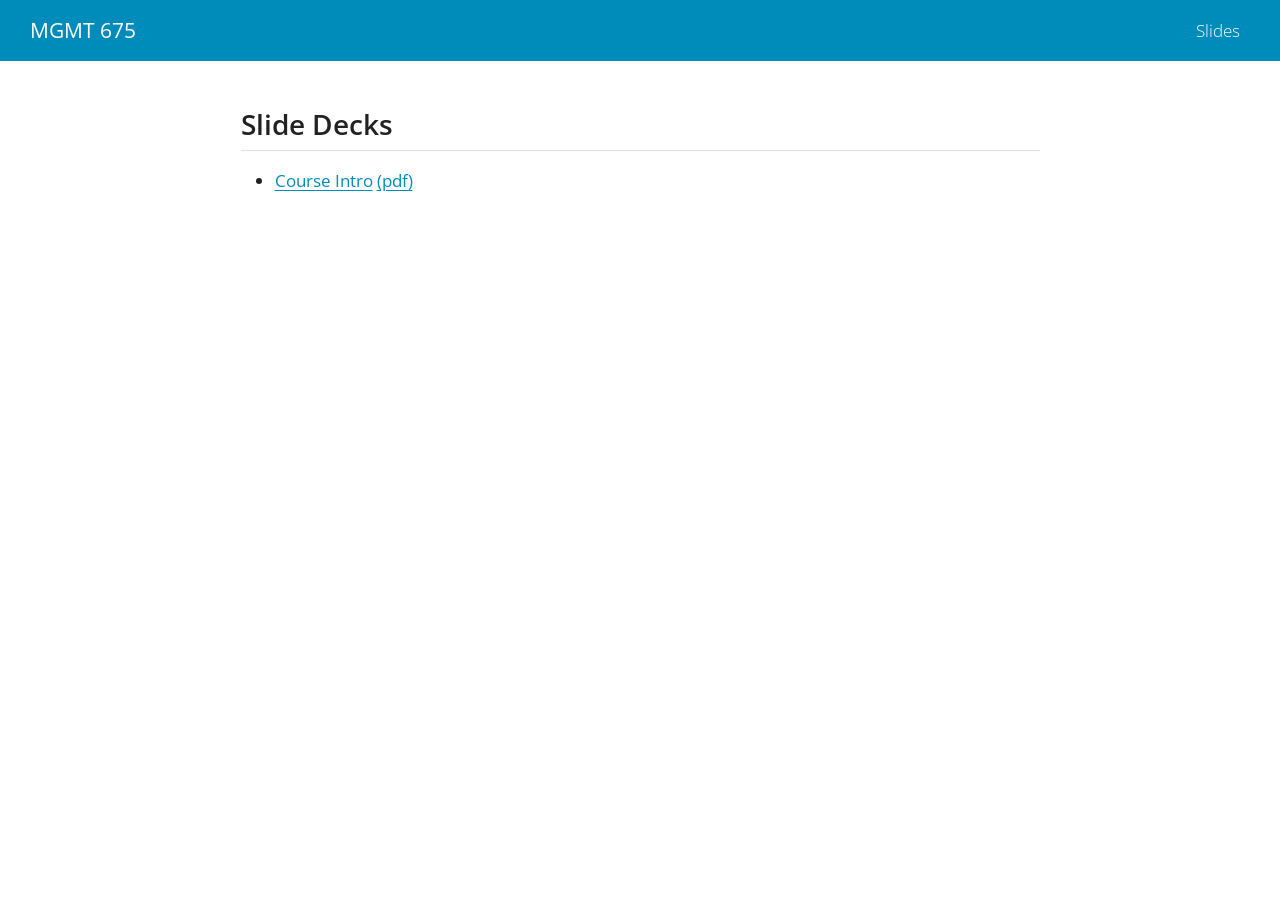
<file: docs/slides.html>
<!DOCTYPE html>
<html xmlns="http://www.w3.org/1999/xhtml" lang="en" xml:lang="en"><head>

<meta charset="utf-8">
<meta name="generator" content="quarto-1.6.42">

<meta name="viewport" content="width=device-width, initial-scale=1.0, user-scalable=yes">


<title>slides</title>
<style>
code{white-space: pre-wrap;}
span.smallcaps{font-variant: small-caps;}
div.columns{display: flex; gap: min(4vw, 1.5em);}
div.column{flex: auto; overflow-x: auto;}
div.hanging-indent{margin-left: 1.5em; text-indent: -1.5em;}
ul.task-list{list-style: none;}
ul.task-list li input[type="checkbox"] {
  width: 0.8em;
  margin: 0 0.8em 0.2em -1em; /* quarto-specific, see https://github.com/quarto-dev/quarto-cli/issues/4556 */ 
  vertical-align: middle;
}
</style>


<script src="site_libs/quarto-nav/quarto-nav.js"></script>
<script src="site_libs/quarto-nav/headroom.min.js"></script>
<script src="site_libs/clipboard/clipboard.min.js"></script>
<script src="site_libs/quarto-html/quarto.js"></script>
<script src="site_libs/quarto-html/popper.min.js"></script>
<script src="site_libs/quarto-html/tippy.umd.min.js"></script>
<script src="site_libs/quarto-html/anchor.min.js"></script>
<link href="site_libs/quarto-html/tippy.css" rel="stylesheet">
<link href="site_libs/quarto-html/quarto-syntax-highlighting-2f5df379a58b258e96c21c0638c20c03.css" rel="stylesheet" id="quarto-text-highlighting-styles">
<script src="site_libs/bootstrap/bootstrap.min.js"></script>
<link href="site_libs/bootstrap/bootstrap-icons.css" rel="stylesheet">
<link href="site_libs/bootstrap/bootstrap-fd053a38988e21bb3d3b0b617a2084cf.min.css" rel="stylesheet" append-hash="true" id="quarto-bootstrap" data-mode="light">
<script id="quarto-search-options" type="application/json">{
  "language": {
    "search-no-results-text": "No results",
    "search-matching-documents-text": "matching documents",
    "search-copy-link-title": "Copy link to search",
    "search-hide-matches-text": "Hide additional matches",
    "search-more-match-text": "more match in this document",
    "search-more-matches-text": "more matches in this document",
    "search-clear-button-title": "Clear",
    "search-text-placeholder": "",
    "search-detached-cancel-button-title": "Cancel",
    "search-submit-button-title": "Submit",
    "search-label": "Search"
  }
}</script>


</head>

<body class="nav-fixed fullcontent">

<div id="quarto-search-results"></div>
  <header id="quarto-header" class="headroom fixed-top">
    <nav class="navbar navbar-expand-lg " data-bs-theme="dark">
      <div class="navbar-container container-fluid">
      <div class="navbar-brand-container mx-auto">
    <a class="navbar-brand" href="./index.html">
    <span class="navbar-title">MGMT 675</span>
    </a>
  </div>
          <button class="navbar-toggler" type="button" data-bs-toggle="collapse" data-bs-target="#navbarCollapse" aria-controls="navbarCollapse" role="menu" aria-expanded="false" aria-label="Toggle navigation" onclick="if (window.quartoToggleHeadroom) { window.quartoToggleHeadroom(); }">
  <span class="navbar-toggler-icon"></span>
</button>
          <div class="collapse navbar-collapse" id="navbarCollapse">
            <ul class="navbar-nav navbar-nav-scroll ms-auto">
  <li class="nav-item">
    <a class="nav-link active" href="./slides.html" aria-current="page"> 
<span class="menu-text">Slides</span></a>
  </li>  
</ul>
          </div> <!-- /navcollapse -->
            <div class="quarto-navbar-tools">
</div>
      </div> <!-- /container-fluid -->
    </nav>
</header>
<!-- content -->
<div id="quarto-content" class="quarto-container page-columns page-rows-contents page-layout-article page-navbar">
<!-- sidebar -->
<!-- margin-sidebar -->
    
<!-- main -->
<main class="content" id="quarto-document-content"><header id="title-block-header" class="quarto-title-block"></header>




<section id="slide-decks" class="level2">
<h2 class="anchored" data-anchor-id="slide-decks">Slide Decks</h2>
<ul>
<li><a href="day1.html" target="_blank">Course Intro</a> <a href="pdfs/day1.pdf" target="_blank">(pdf)</a> <br></li>
</ul>


</section>

</main> <!-- /main -->
<script id="quarto-html-after-body" type="application/javascript">
window.document.addEventListener("DOMContentLoaded", function (event) {
  const toggleBodyColorMode = (bsSheetEl) => {
    const mode = bsSheetEl.getAttribute("data-mode");
    const bodyEl = window.document.querySelector("body");
    if (mode === "dark") {
      bodyEl.classList.add("quarto-dark");
      bodyEl.classList.remove("quarto-light");
    } else {
      bodyEl.classList.add("quarto-light");
      bodyEl.classList.remove("quarto-dark");
    }
  }
  const toggleBodyColorPrimary = () => {
    const bsSheetEl = window.document.querySelector("link#quarto-bootstrap");
    if (bsSheetEl) {
      toggleBodyColorMode(bsSheetEl);
    }
  }
  toggleBodyColorPrimary();  
  const icon = "";
  const anchorJS = new window.AnchorJS();
  anchorJS.options = {
    placement: 'right',
    icon: icon
  };
  anchorJS.add('.anchored');
  const isCodeAnnotation = (el) => {
    for (const clz of el.classList) {
      if (clz.startsWith('code-annotation-')) {                     
        return true;
      }
    }
    return false;
  }
  const onCopySuccess = function(e) {
    // button target
    const button = e.trigger;
    // don't keep focus
    button.blur();
    // flash "checked"
    button.classList.add('code-copy-button-checked');
    var currentTitle = button.getAttribute("title");
    button.setAttribute("title", "Copied!");
    let tooltip;
    if (window.bootstrap) {
      button.setAttribute("data-bs-toggle", "tooltip");
      button.setAttribute("data-bs-placement", "left");
      button.setAttribute("data-bs-title", "Copied!");
      tooltip = new bootstrap.Tooltip(button, 
        { trigger: "manual", 
          customClass: "code-copy-button-tooltip",
          offset: [0, -8]});
      tooltip.show();    
    }
    setTimeout(function() {
      if (tooltip) {
        tooltip.hide();
        button.removeAttribute("data-bs-title");
        button.removeAttribute("data-bs-toggle");
        button.removeAttribute("data-bs-placement");
      }
      button.setAttribute("title", currentTitle);
      button.classList.remove('code-copy-button-checked');
    }, 1000);
    // clear code selection
    e.clearSelection();
  }
  const getTextToCopy = function(trigger) {
      const codeEl = trigger.previousElementSibling.cloneNode(true);
      for (const childEl of codeEl.children) {
        if (isCodeAnnotation(childEl)) {
          childEl.remove();
        }
      }
      return codeEl.innerText;
  }
  const clipboard = new window.ClipboardJS('.code-copy-button:not([data-in-quarto-modal])', {
    text: getTextToCopy
  });
  clipboard.on('success', onCopySuccess);
  if (window.document.getElementById('quarto-embedded-source-code-modal')) {
    const clipboardModal = new window.ClipboardJS('.code-copy-button[data-in-quarto-modal]', {
      text: getTextToCopy,
      container: window.document.getElementById('quarto-embedded-source-code-modal')
    });
    clipboardModal.on('success', onCopySuccess);
  }
    var localhostRegex = new RegExp(/^(?:http|https):\/\/localhost\:?[0-9]*\//);
    var mailtoRegex = new RegExp(/^mailto:/);
      var filterRegex = new RegExp('/' + window.location.host + '/');
    var isInternal = (href) => {
        return filterRegex.test(href) || localhostRegex.test(href) || mailtoRegex.test(href);
    }
    // Inspect non-navigation links and adorn them if external
 	var links = window.document.querySelectorAll('a[href]:not(.nav-link):not(.navbar-brand):not(.toc-action):not(.sidebar-link):not(.sidebar-item-toggle):not(.pagination-link):not(.no-external):not([aria-hidden]):not(.dropdown-item):not(.quarto-navigation-tool):not(.about-link)');
    for (var i=0; i<links.length; i++) {
      const link = links[i];
      if (!isInternal(link.href)) {
        // undo the damage that might have been done by quarto-nav.js in the case of
        // links that we want to consider external
        if (link.dataset.originalHref !== undefined) {
          link.href = link.dataset.originalHref;
        }
          // target, if specified
          link.setAttribute("target", "_blank");
          if (link.getAttribute("rel") === null) {
            link.setAttribute("rel", "noopener");
          }
      }
    }
  function tippyHover(el, contentFn, onTriggerFn, onUntriggerFn) {
    const config = {
      allowHTML: true,
      maxWidth: 500,
      delay: 100,
      arrow: false,
      appendTo: function(el) {
          return el.parentElement;
      },
      interactive: true,
      interactiveBorder: 10,
      theme: 'quarto',
      placement: 'bottom-start',
    };
    if (contentFn) {
      config.content = contentFn;
    }
    if (onTriggerFn) {
      config.onTrigger = onTriggerFn;
    }
    if (onUntriggerFn) {
      config.onUntrigger = onUntriggerFn;
    }
    window.tippy(el, config); 
  }
  const noterefs = window.document.querySelectorAll('a[role="doc-noteref"]');
  for (var i=0; i<noterefs.length; i++) {
    const ref = noterefs[i];
    tippyHover(ref, function() {
      // use id or data attribute instead here
      let href = ref.getAttribute('data-footnote-href') || ref.getAttribute('href');
      try { href = new URL(href).hash; } catch {}
      const id = href.replace(/^#\/?/, "");
      const note = window.document.getElementById(id);
      if (note) {
        return note.innerHTML;
      } else {
        return "";
      }
    });
  }
  const xrefs = window.document.querySelectorAll('a.quarto-xref');
  const processXRef = (id, note) => {
    // Strip column container classes
    const stripColumnClz = (el) => {
      el.classList.remove("page-full", "page-columns");
      if (el.children) {
        for (const child of el.children) {
          stripColumnClz(child);
        }
      }
    }
    stripColumnClz(note)
    if (id === null || id.startsWith('sec-')) {
      // Special case sections, only their first couple elements
      const container = document.createElement("div");
      if (note.children && note.children.length > 2) {
        container.appendChild(note.children[0].cloneNode(true));
        for (let i = 1; i < note.children.length; i++) {
          const child = note.children[i];
          if (child.tagName === "P" && child.innerText === "") {
            continue;
          } else {
            container.appendChild(child.cloneNode(true));
            break;
          }
        }
        if (window.Quarto?.typesetMath) {
          window.Quarto.typesetMath(container);
        }
        return container.innerHTML
      } else {
        if (window.Quarto?.typesetMath) {
          window.Quarto.typesetMath(note);
        }
        return note.innerHTML;
      }
    } else {
      // Remove any anchor links if they are present
      const anchorLink = note.querySelector('a.anchorjs-link');
      if (anchorLink) {
        anchorLink.remove();
      }
      if (window.Quarto?.typesetMath) {
        window.Quarto.typesetMath(note);
      }
      if (note.classList.contains("callout")) {
        return note.outerHTML;
      } else {
        return note.innerHTML;
      }
    }
  }
  for (var i=0; i<xrefs.length; i++) {
    const xref = xrefs[i];
    tippyHover(xref, undefined, function(instance) {
      instance.disable();
      let url = xref.getAttribute('href');
      let hash = undefined; 
      if (url.startsWith('#')) {
        hash = url;
      } else {
        try { hash = new URL(url).hash; } catch {}
      }
      if (hash) {
        const id = hash.replace(/^#\/?/, "");
        const note = window.document.getElementById(id);
        if (note !== null) {
          try {
            const html = processXRef(id, note.cloneNode(true));
            instance.setContent(html);
          } finally {
            instance.enable();
            instance.show();
          }
        } else {
          // See if we can fetch this
          fetch(url.split('#')[0])
          .then(res => res.text())
          .then(html => {
            const parser = new DOMParser();
            const htmlDoc = parser.parseFromString(html, "text/html");
            const note = htmlDoc.getElementById(id);
            if (note !== null) {
              const html = processXRef(id, note);
              instance.setContent(html);
            } 
          }).finally(() => {
            instance.enable();
            instance.show();
          });
        }
      } else {
        // See if we can fetch a full url (with no hash to target)
        // This is a special case and we should probably do some content thinning / targeting
        fetch(url)
        .then(res => res.text())
        .then(html => {
          const parser = new DOMParser();
          const htmlDoc = parser.parseFromString(html, "text/html");
          const note = htmlDoc.querySelector('main.content');
          if (note !== null) {
            // This should only happen for chapter cross references
            // (since there is no id in the URL)
            // remove the first header
            if (note.children.length > 0 && note.children[0].tagName === "HEADER") {
              note.children[0].remove();
            }
            const html = processXRef(null, note);
            instance.setContent(html);
          } 
        }).finally(() => {
          instance.enable();
          instance.show();
        });
      }
    }, function(instance) {
    });
  }
      let selectedAnnoteEl;
      const selectorForAnnotation = ( cell, annotation) => {
        let cellAttr = 'data-code-cell="' + cell + '"';
        let lineAttr = 'data-code-annotation="' +  annotation + '"';
        const selector = 'span[' + cellAttr + '][' + lineAttr + ']';
        return selector;
      }
      const selectCodeLines = (annoteEl) => {
        const doc = window.document;
        const targetCell = annoteEl.getAttribute("data-target-cell");
        const targetAnnotation = annoteEl.getAttribute("data-target-annotation");
        const annoteSpan = window.document.querySelector(selectorForAnnotation(targetCell, targetAnnotation));
        const lines = annoteSpan.getAttribute("data-code-lines").split(",");
        const lineIds = lines.map((line) => {
          return targetCell + "-" + line;
        })
        let top = null;
        let height = null;
        let parent = null;
        if (lineIds.length > 0) {
            //compute the position of the single el (top and bottom and make a div)
            const el = window.document.getElementById(lineIds[0]);
            top = el.offsetTop;
            height = el.offsetHeight;
            parent = el.parentElement.parentElement;
          if (lineIds.length > 1) {
            const lastEl = window.document.getElementById(lineIds[lineIds.length - 1]);
            const bottom = lastEl.offsetTop + lastEl.offsetHeight;
            height = bottom - top;
          }
          if (top !== null && height !== null && parent !== null) {
            // cook up a div (if necessary) and position it 
            let div = window.document.getElementById("code-annotation-line-highlight");
            if (div === null) {
              div = window.document.createElement("div");
              div.setAttribute("id", "code-annotation-line-highlight");
              div.style.position = 'absolute';
              parent.appendChild(div);
            }
            div.style.top = top - 2 + "px";
            div.style.height = height + 4 + "px";
            div.style.left = 0;
            let gutterDiv = window.document.getElementById("code-annotation-line-highlight-gutter");
            if (gutterDiv === null) {
              gutterDiv = window.document.createElement("div");
              gutterDiv.setAttribute("id", "code-annotation-line-highlight-gutter");
              gutterDiv.style.position = 'absolute';
              const codeCell = window.document.getElementById(targetCell);
              const gutter = codeCell.querySelector('.code-annotation-gutter');
              gutter.appendChild(gutterDiv);
            }
            gutterDiv.style.top = top - 2 + "px";
            gutterDiv.style.height = height + 4 + "px";
          }
          selectedAnnoteEl = annoteEl;
        }
      };
      const unselectCodeLines = () => {
        const elementsIds = ["code-annotation-line-highlight", "code-annotation-line-highlight-gutter"];
        elementsIds.forEach((elId) => {
          const div = window.document.getElementById(elId);
          if (div) {
            div.remove();
          }
        });
        selectedAnnoteEl = undefined;
      };
        // Handle positioning of the toggle
    window.addEventListener(
      "resize",
      throttle(() => {
        elRect = undefined;
        if (selectedAnnoteEl) {
          selectCodeLines(selectedAnnoteEl);
        }
      }, 10)
    );
    function throttle(fn, ms) {
    let throttle = false;
    let timer;
      return (...args) => {
        if(!throttle) { // first call gets through
            fn.apply(this, args);
            throttle = true;
        } else { // all the others get throttled
            if(timer) clearTimeout(timer); // cancel #2
            timer = setTimeout(() => {
              fn.apply(this, args);
              timer = throttle = false;
            }, ms);
        }
      };
    }
      // Attach click handler to the DT
      const annoteDls = window.document.querySelectorAll('dt[data-target-cell]');
      for (const annoteDlNode of annoteDls) {
        annoteDlNode.addEventListener('click', (event) => {
          const clickedEl = event.target;
          if (clickedEl !== selectedAnnoteEl) {
            unselectCodeLines();
            const activeEl = window.document.querySelector('dt[data-target-cell].code-annotation-active');
            if (activeEl) {
              activeEl.classList.remove('code-annotation-active');
            }
            selectCodeLines(clickedEl);
            clickedEl.classList.add('code-annotation-active');
          } else {
            // Unselect the line
            unselectCodeLines();
            clickedEl.classList.remove('code-annotation-active');
          }
        });
      }
  const findCites = (el) => {
    const parentEl = el.parentElement;
    if (parentEl) {
      const cites = parentEl.dataset.cites;
      if (cites) {
        return {
          el,
          cites: cites.split(' ')
        };
      } else {
        return findCites(el.parentElement)
      }
    } else {
      return undefined;
    }
  };
  var bibliorefs = window.document.querySelectorAll('a[role="doc-biblioref"]');
  for (var i=0; i<bibliorefs.length; i++) {
    const ref = bibliorefs[i];
    const citeInfo = findCites(ref);
    if (citeInfo) {
      tippyHover(citeInfo.el, function() {
        var popup = window.document.createElement('div');
        citeInfo.cites.forEach(function(cite) {
          var citeDiv = window.document.createElement('div');
          citeDiv.classList.add('hanging-indent');
          citeDiv.classList.add('csl-entry');
          var biblioDiv = window.document.getElementById('ref-' + cite);
          if (biblioDiv) {
            citeDiv.innerHTML = biblioDiv.innerHTML;
          }
          popup.appendChild(citeDiv);
        });
        return popup.innerHTML;
      });
    }
  }
});
</script>
</div> <!-- /content -->




</body></html>
</file>
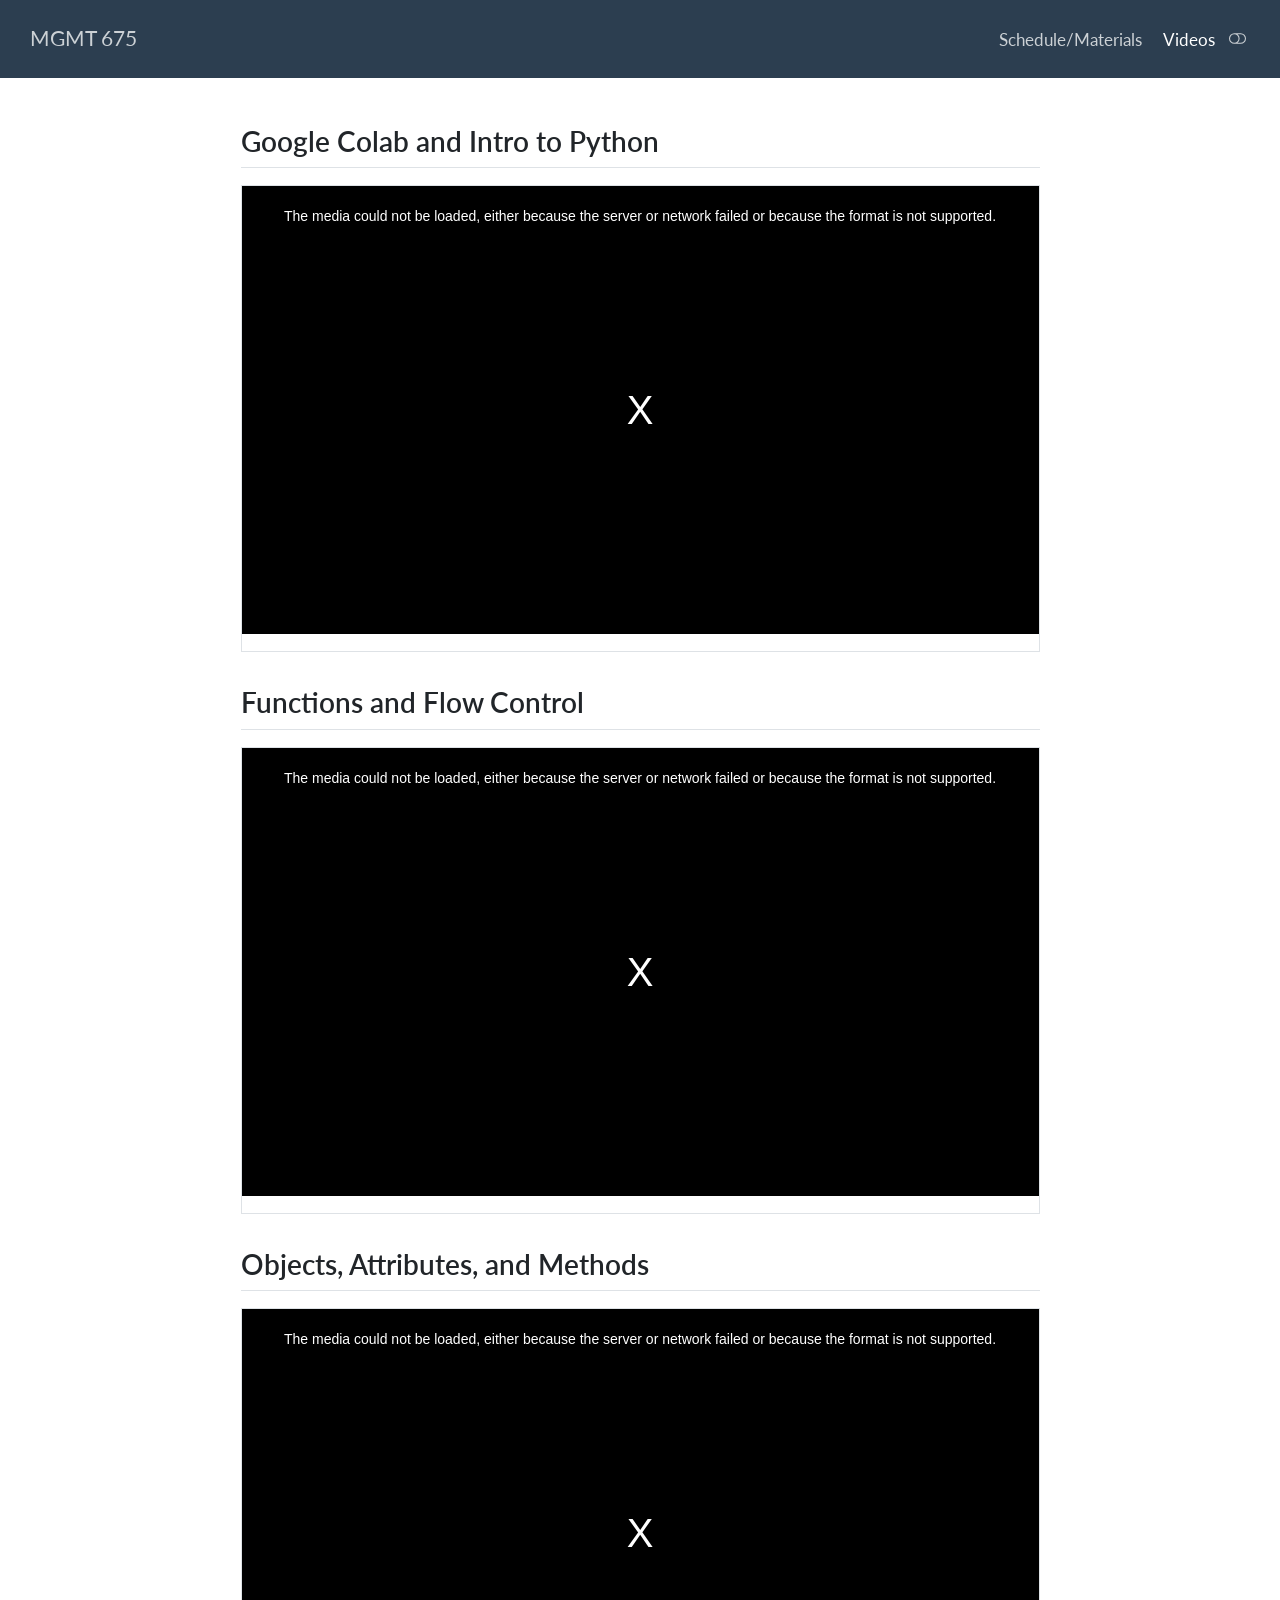
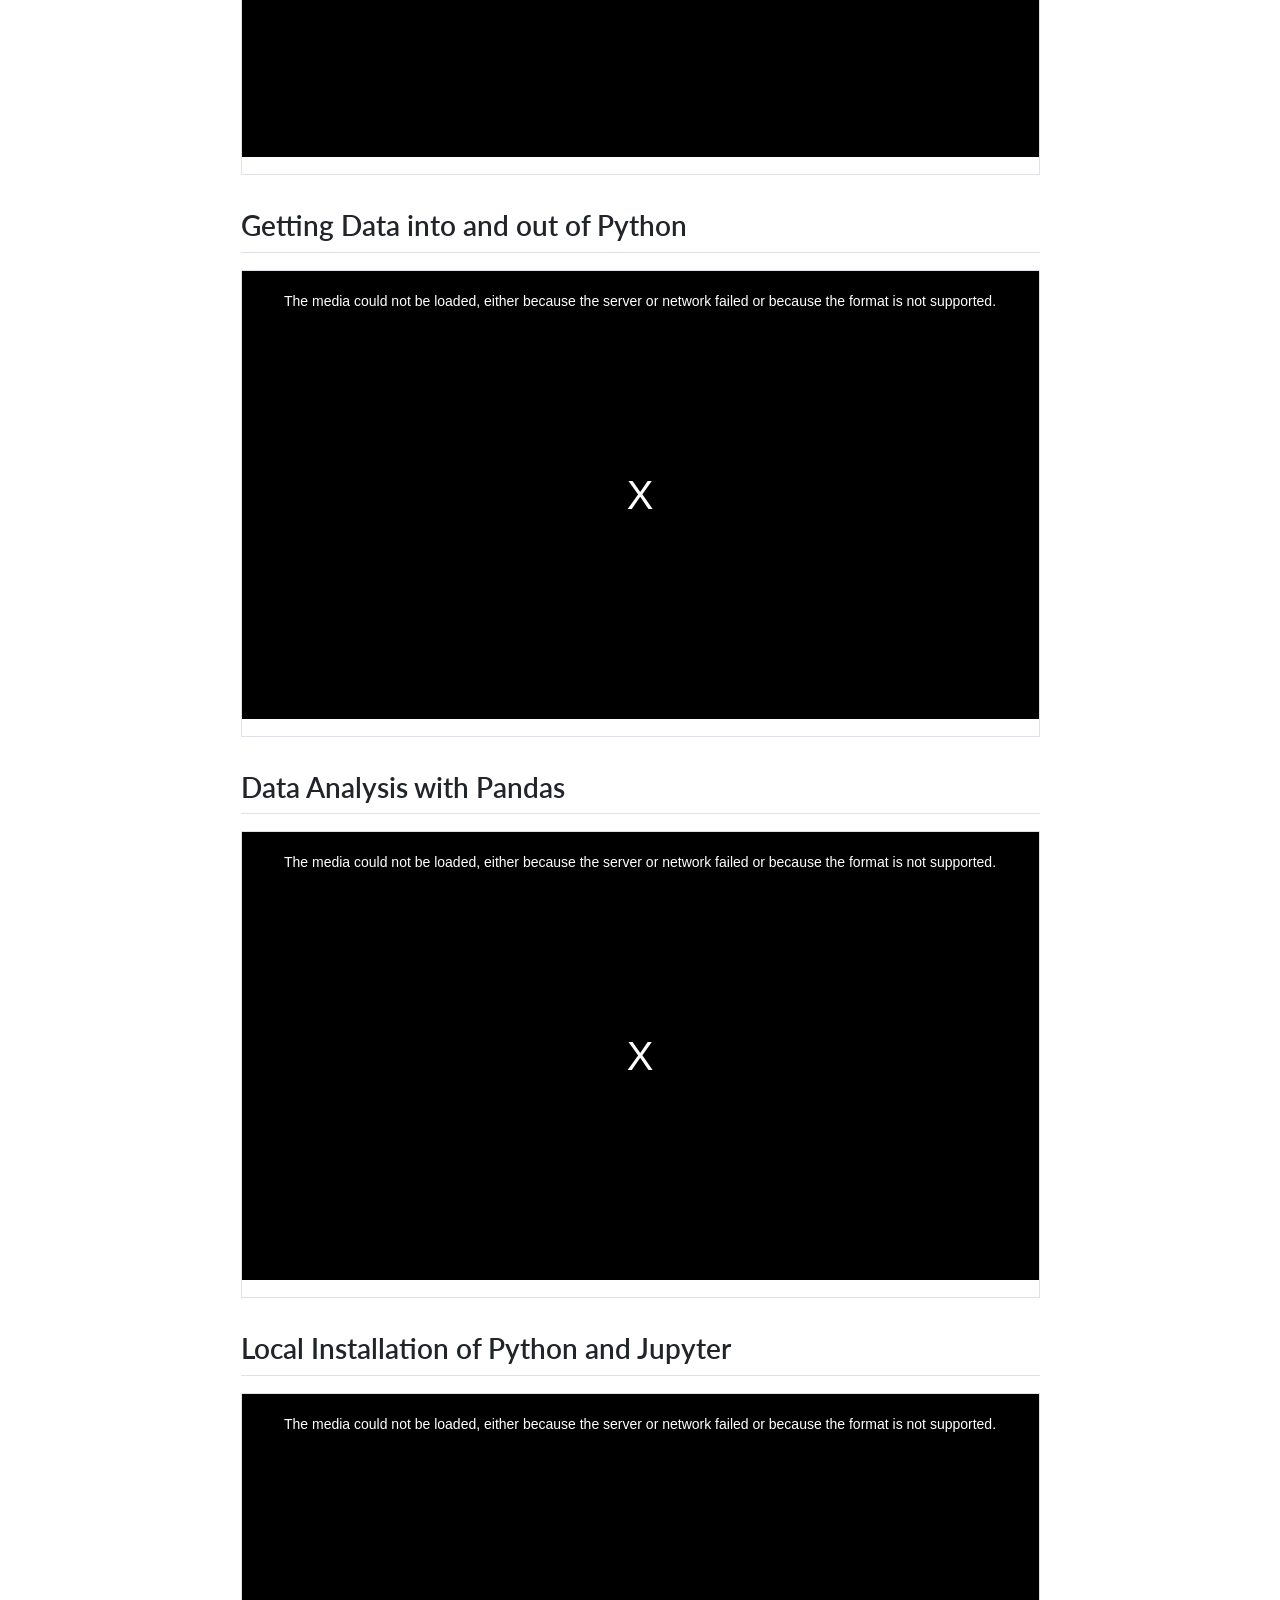
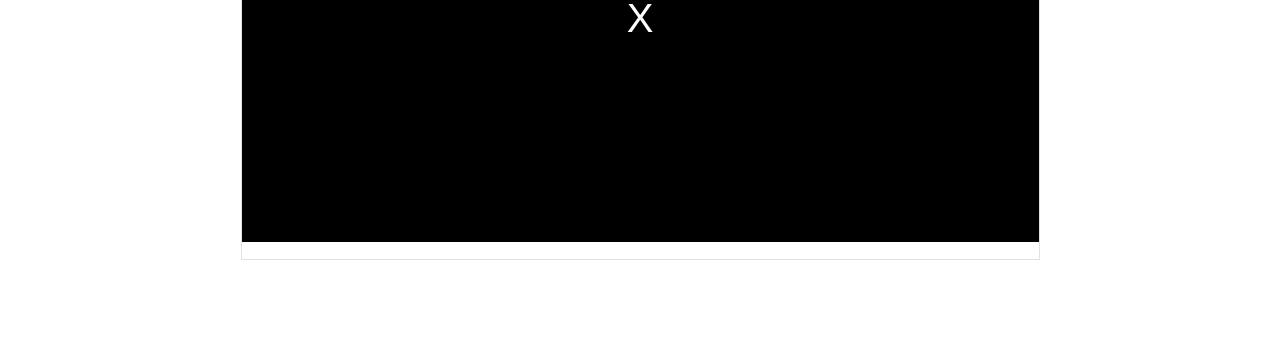
<file: docs/videos.html>
<!DOCTYPE html>
<html xmlns="http://www.w3.org/1999/xhtml" lang="en" xml:lang="en"><head>

<meta charset="utf-8">
<meta name="generator" content="quarto-1.6.42">

<meta name="viewport" content="width=device-width, initial-scale=1.0, user-scalable=yes">


<title>videos</title>
<style>
code{white-space: pre-wrap;}
span.smallcaps{font-variant: small-caps;}
div.columns{display: flex; gap: min(4vw, 1.5em);}
div.column{flex: auto; overflow-x: auto;}
div.hanging-indent{margin-left: 1.5em; text-indent: -1.5em;}
ul.task-list{list-style: none;}
ul.task-list li input[type="checkbox"] {
  width: 0.8em;
  margin: 0 0.8em 0.2em -1em; /* quarto-specific, see https://github.com/quarto-dev/quarto-cli/issues/4556 */ 
  vertical-align: middle;
}
</style>


<script src="site_libs/quarto-nav/quarto-nav.js"></script>
<script src="site_libs/quarto-nav/headroom.min.js"></script>
<script src="site_libs/clipboard/clipboard.min.js"></script>
<script src="site_libs/quarto-html/quarto.js"></script>
<script src="site_libs/quarto-html/popper.min.js"></script>
<script src="site_libs/quarto-html/tippy.umd.min.js"></script>
<script src="site_libs/quarto-html/anchor.min.js"></script>
<link href="site_libs/quarto-html/tippy.css" rel="stylesheet">
<link href="site_libs/quarto-html/quarto-syntax-highlighting-2f5df379a58b258e96c21c0638c20c03.css" rel="stylesheet" class="quarto-color-scheme" id="quarto-text-highlighting-styles">
<link href="site_libs/quarto-html/quarto-syntax-highlighting-dark-b53751a350365c71b6c909e95f209ed1.css" rel="prefetch" class="quarto-color-scheme quarto-color-alternate" id="quarto-text-highlighting-styles">
<script src="site_libs/bootstrap/bootstrap.min.js"></script>
<link href="site_libs/bootstrap/bootstrap-icons.css" rel="stylesheet">
<link href="site_libs/bootstrap/bootstrap-f3c2ea88cadbcfb37ba28ffa2c97cfc1.min.css" rel="stylesheet" append-hash="true" class="quarto-color-scheme" id="quarto-bootstrap" data-mode="light">
<link href="site_libs/bootstrap/bootstrap-dark-175319157c5a1d45805a17fae5d1b6b1.min.css" rel="prefetch" append-hash="true" class="quarto-color-scheme quarto-color-alternate" id="quarto-bootstrap" data-mode="dark">
<script src="site_libs/quarto-contrib/videojs/video.min.js"></script>
<link href="site_libs/quarto-contrib/videojs/video-js.css" rel="stylesheet">
<script id="quarto-search-options" type="application/json">{
  "language": {
    "search-no-results-text": "No results",
    "search-matching-documents-text": "matching documents",
    "search-copy-link-title": "Copy link to search",
    "search-hide-matches-text": "Hide additional matches",
    "search-more-match-text": "more match in this document",
    "search-more-matches-text": "more matches in this document",
    "search-clear-button-title": "Clear",
    "search-text-placeholder": "",
    "search-detached-cancel-button-title": "Cancel",
    "search-submit-button-title": "Submit",
    "search-label": "Search"
  }
}</script>


</head>

<body class="nav-fixed fullcontent">

<div id="quarto-search-results"></div>
  <header id="quarto-header" class="headroom fixed-top">
    <nav class="navbar navbar-expand-lg " data-bs-theme="dark">
      <div class="navbar-container container-fluid">
      <div class="navbar-brand-container mx-auto">
    <a class="navbar-brand" href="./index.html">
    <span class="navbar-title">MGMT 675</span>
    </a>
  </div>
          <button class="navbar-toggler" type="button" data-bs-toggle="collapse" data-bs-target="#navbarCollapse" aria-controls="navbarCollapse" role="menu" aria-expanded="false" aria-label="Toggle navigation" onclick="if (window.quartoToggleHeadroom) { window.quartoToggleHeadroom(); }">
  <span class="navbar-toggler-icon"></span>
</button>
          <div class="collapse navbar-collapse" id="navbarCollapse">
            <ul class="navbar-nav navbar-nav-scroll ms-auto">
  <li class="nav-item">
    <a class="nav-link" href="./schedule.html"> 
<span class="menu-text">Schedule/Materials</span></a>
  </li>  
  <li class="nav-item">
    <a class="nav-link active" href="./videos.html" aria-current="page"> 
<span class="menu-text">Videos</span></a>
  </li>  
</ul>
          </div> <!-- /navcollapse -->
            <div class="quarto-navbar-tools">
  <a href="" class="quarto-color-scheme-toggle quarto-navigation-tool  px-1" onclick="window.quartoToggleColorScheme(); return false;" title="Toggle dark mode"><i class="bi"></i></a>
</div>
      </div> <!-- /container-fluid -->
    </nav>
</header>
<!-- content -->
<div id="quarto-content" class="quarto-container page-columns page-rows-contents page-layout-article page-navbar">
<!-- sidebar -->
<!-- margin-sidebar -->
    
<!-- main -->
<main class="content" id="quarto-document-content"><header id="title-block-header" class="quarto-title-block"></header>




<section id="google-colab-and-intro-to-python" class="level2">
<h2 class="anchored" data-anchor-id="google-colab-and-intro-to-python">Google Colab and Intro to Python</h2>
<div class="border">
<div class="quarto-video"><video id="video_shortcode_videojs_video1" class="video-js vjs-default-skin vjs-fluid" controls="" preload="auto" data-setup="{}" title=""><source src="https://www.dropbox.com/scl/fi/kfv8lhtfibn2thsotm1h4/video1.mp4?rlkey=yt1ifx6oy9unf7mrim28bqk1u&amp;dl=1"></video></div>
</div>
</section>
<section id="functions-and-flow-control" class="level2">
<h2 class="anchored" data-anchor-id="functions-and-flow-control">Functions and Flow Control</h2>
<div class="border">
<div class="quarto-video"><video id="video_shortcode_videojs_video2" class="video-js vjs-default-skin vjs-fluid" controls="" preload="auto" data-setup="{}" title=""><source src="https://www.dropbox.com/scl/fi/ydr3lebsch01pnbnby4fz/video2.mp4?rlkey=s3zwfdps5gselqqs9ysqd061q&amp;dl=1"></video></div>
</div>
</section>
<section id="objects-attributes-and-methods" class="level2">
<h2 class="anchored" data-anchor-id="objects-attributes-and-methods">Objects, Attributes, and Methods</h2>
<div class="border">
<div class="quarto-video"><video id="video_shortcode_videojs_video3" class="video-js vjs-default-skin vjs-fluid" controls="" preload="auto" data-setup="{}" title=""><source src="https://www.dropbox.com/scl/fi/ymqnsziwvxs6n0tasg8n2/video3.mp4?rlkey=vko4rclkldxa2zfc6sn3fppu8&amp;dl=1"></video></div>
</div>
</section>
<section id="getting-data-into-and-out-of-python" class="level2">
<h2 class="anchored" data-anchor-id="getting-data-into-and-out-of-python">Getting Data into and out of Python</h2>
<div class="border">
<div class="quarto-video"><video id="video_shortcode_videojs_video4" class="video-js vjs-default-skin vjs-fluid" controls="" preload="auto" data-setup="{}" title=""><source src="https://www.dropbox.com/scl/fi/kfv8lhtfibn2thsotm1h4/video1.mp4?rlkey=yt1ifx6oy9unf7mrim28bqk1u&amp;dl=1"></video></div>
</div>
</section>
<section id="data-analysis-with-pandas" class="level2">
<h2 class="anchored" data-anchor-id="data-analysis-with-pandas">Data Analysis with Pandas</h2>
<div class="border">
<div class="quarto-video"><video id="video_shortcode_videojs_video5" class="video-js vjs-default-skin vjs-fluid" controls="" preload="auto" data-setup="{}" title=""><source src="https://www.dropbox.com/scl/fi/i0xmuo4dn2js0etdvx6oy/video5.mp4?rlkey=ij95d5c2v5sufhr5owvg0mr52&amp;dl=1"></video></div>
</div>
</section>
<section id="local-installation-of-python-and-jupyter" class="level2">
<h2 class="anchored" data-anchor-id="local-installation-of-python-and-jupyter">Local Installation of Python and Jupyter</h2>
<div class="border">
<div class="quarto-video"><video id="video_shortcode_videojs_video6" class="video-js vjs-default-skin vjs-fluid" controls="" preload="auto" data-setup="{}" title=""><source src="https://www.dropbox.com/scl/fi/kvnpjthwl66oh0ak58vip/video6.mp4?rlkey=xeyz5arh6e5ml9dafnnjs6t30&amp;dl=1"></video></div>
</div>


</section>

</main> <!-- /main -->
<script id="quarto-html-after-body" type="application/javascript">
window.document.addEventListener("DOMContentLoaded", function (event) {
  const toggleBodyColorMode = (bsSheetEl) => {
    const mode = bsSheetEl.getAttribute("data-mode");
    const bodyEl = window.document.querySelector("body");
    if (mode === "dark") {
      bodyEl.classList.add("quarto-dark");
      bodyEl.classList.remove("quarto-light");
    } else {
      bodyEl.classList.add("quarto-light");
      bodyEl.classList.remove("quarto-dark");
    }
  }
  const toggleBodyColorPrimary = () => {
    const bsSheetEl = window.document.querySelector("link#quarto-bootstrap");
    if (bsSheetEl) {
      toggleBodyColorMode(bsSheetEl);
    }
  }
  toggleBodyColorPrimary();  
  const disableStylesheet = (stylesheets) => {
    for (let i=0; i < stylesheets.length; i++) {
      const stylesheet = stylesheets[i];
      stylesheet.rel = 'prefetch';
    }
  }
  const enableStylesheet = (stylesheets) => {
    for (let i=0; i < stylesheets.length; i++) {
      const stylesheet = stylesheets[i];
      stylesheet.rel = 'stylesheet';
    }
  }
  const manageTransitions = (selector, allowTransitions) => {
    const els = window.document.querySelectorAll(selector);
    for (let i=0; i < els.length; i++) {
      const el = els[i];
      if (allowTransitions) {
        el.classList.remove('notransition');
      } else {
        el.classList.add('notransition');
      }
    }
  }
  const toggleGiscusIfUsed = (isAlternate, darkModeDefault) => {
    const baseTheme = document.querySelector('#giscus-base-theme')?.value ?? 'light';
    const alternateTheme = document.querySelector('#giscus-alt-theme')?.value ?? 'dark';
    let newTheme = '';
    if(darkModeDefault) {
      newTheme = isAlternate ? baseTheme : alternateTheme;
    } else {
      newTheme = isAlternate ? alternateTheme : baseTheme;
    }
    const changeGiscusTheme = () => {
      // From: https://github.com/giscus/giscus/issues/336
      const sendMessage = (message) => {
        const iframe = document.querySelector('iframe.giscus-frame');
        if (!iframe) return;
        iframe.contentWindow.postMessage({ giscus: message }, 'https://giscus.app');
      }
      sendMessage({
        setConfig: {
          theme: newTheme
        }
      });
    }
    const isGiscussLoaded = window.document.querySelector('iframe.giscus-frame') !== null;
    if (isGiscussLoaded) {
      changeGiscusTheme();
    }
  }
  const toggleColorMode = (alternate) => {
    // Switch the stylesheets
    const alternateStylesheets = window.document.querySelectorAll('link.quarto-color-scheme.quarto-color-alternate');
    manageTransitions('#quarto-margin-sidebar .nav-link', false);
    if (alternate) {
      enableStylesheet(alternateStylesheets);
      for (const sheetNode of alternateStylesheets) {
        if (sheetNode.id === "quarto-bootstrap") {
          toggleBodyColorMode(sheetNode);
        }
      }
    } else {
      disableStylesheet(alternateStylesheets);
      toggleBodyColorPrimary();
    }
    manageTransitions('#quarto-margin-sidebar .nav-link', true);
    // Switch the toggles
    const toggles = window.document.querySelectorAll('.quarto-color-scheme-toggle');
    for (let i=0; i < toggles.length; i++) {
      const toggle = toggles[i];
      if (toggle) {
        if (alternate) {
          toggle.classList.add("alternate");     
        } else {
          toggle.classList.remove("alternate");
        }
      }
    }
    // Hack to workaround the fact that safari doesn't
    // properly recolor the scrollbar when toggling (#1455)
    if (navigator.userAgent.indexOf('Safari') > 0 && navigator.userAgent.indexOf('Chrome') == -1) {
      manageTransitions("body", false);
      window.scrollTo(0, 1);
      setTimeout(() => {
        window.scrollTo(0, 0);
        manageTransitions("body", true);
      }, 40);  
    }
  }
  const isFileUrl = () => { 
    return window.location.protocol === 'file:';
  }
  const hasAlternateSentinel = () => {  
    let styleSentinel = getColorSchemeSentinel();
    if (styleSentinel !== null) {
      return styleSentinel === "alternate";
    } else {
      return false;
    }
  }
  const setStyleSentinel = (alternate) => {
    const value = alternate ? "alternate" : "default";
    if (!isFileUrl()) {
      window.localStorage.setItem("quarto-color-scheme", value);
    } else {
      localAlternateSentinel = value;
    }
  }
  const getColorSchemeSentinel = () => {
    if (!isFileUrl()) {
      const storageValue = window.localStorage.getItem("quarto-color-scheme");
      return storageValue != null ? storageValue : localAlternateSentinel;
    } else {
      return localAlternateSentinel;
    }
  }
  const darkModeDefault = false;
  let localAlternateSentinel = darkModeDefault ? 'alternate' : 'default';
  // Dark / light mode switch
  window.quartoToggleColorScheme = () => {
    // Read the current dark / light value 
    let toAlternate = !hasAlternateSentinel();
    toggleColorMode(toAlternate);
    setStyleSentinel(toAlternate);
    toggleGiscusIfUsed(toAlternate, darkModeDefault);
  };
  // Ensure there is a toggle, if there isn't float one in the top right
  if (window.document.querySelector('.quarto-color-scheme-toggle') === null) {
    const a = window.document.createElement('a');
    a.classList.add('top-right');
    a.classList.add('quarto-color-scheme-toggle');
    a.href = "";
    a.onclick = function() { try { window.quartoToggleColorScheme(); } catch {} return false; };
    const i = window.document.createElement("i");
    i.classList.add('bi');
    a.appendChild(i);
    window.document.body.appendChild(a);
  }
  // Switch to dark mode if need be
  if (hasAlternateSentinel()) {
    toggleColorMode(true);
  } else {
    toggleColorMode(false);
  }
  const icon = "";
  const anchorJS = new window.AnchorJS();
  anchorJS.options = {
    placement: 'right',
    icon: icon
  };
  anchorJS.add('.anchored');
  const isCodeAnnotation = (el) => {
    for (const clz of el.classList) {
      if (clz.startsWith('code-annotation-')) {                     
        return true;
      }
    }
    return false;
  }
  const onCopySuccess = function(e) {
    // button target
    const button = e.trigger;
    // don't keep focus
    button.blur();
    // flash "checked"
    button.classList.add('code-copy-button-checked');
    var currentTitle = button.getAttribute("title");
    button.setAttribute("title", "Copied!");
    let tooltip;
    if (window.bootstrap) {
      button.setAttribute("data-bs-toggle", "tooltip");
      button.setAttribute("data-bs-placement", "left");
      button.setAttribute("data-bs-title", "Copied!");
      tooltip = new bootstrap.Tooltip(button, 
        { trigger: "manual", 
          customClass: "code-copy-button-tooltip",
          offset: [0, -8]});
      tooltip.show();    
    }
    setTimeout(function() {
      if (tooltip) {
        tooltip.hide();
        button.removeAttribute("data-bs-title");
        button.removeAttribute("data-bs-toggle");
        button.removeAttribute("data-bs-placement");
      }
      button.setAttribute("title", currentTitle);
      button.classList.remove('code-copy-button-checked');
    }, 1000);
    // clear code selection
    e.clearSelection();
  }
  const getTextToCopy = function(trigger) {
      const codeEl = trigger.previousElementSibling.cloneNode(true);
      for (const childEl of codeEl.children) {
        if (isCodeAnnotation(childEl)) {
          childEl.remove();
        }
      }
      return codeEl.innerText;
  }
  const clipboard = new window.ClipboardJS('.code-copy-button:not([data-in-quarto-modal])', {
    text: getTextToCopy
  });
  clipboard.on('success', onCopySuccess);
  if (window.document.getElementById('quarto-embedded-source-code-modal')) {
    const clipboardModal = new window.ClipboardJS('.code-copy-button[data-in-quarto-modal]', {
      text: getTextToCopy,
      container: window.document.getElementById('quarto-embedded-source-code-modal')
    });
    clipboardModal.on('success', onCopySuccess);
  }
    var localhostRegex = new RegExp(/^(?:http|https):\/\/localhost\:?[0-9]*\//);
    var mailtoRegex = new RegExp(/^mailto:/);
      var filterRegex = new RegExp('/' + window.location.host + '/');
    var isInternal = (href) => {
        return filterRegex.test(href) || localhostRegex.test(href) || mailtoRegex.test(href);
    }
    // Inspect non-navigation links and adorn them if external
 	var links = window.document.querySelectorAll('a[href]:not(.nav-link):not(.navbar-brand):not(.toc-action):not(.sidebar-link):not(.sidebar-item-toggle):not(.pagination-link):not(.no-external):not([aria-hidden]):not(.dropdown-item):not(.quarto-navigation-tool):not(.about-link)');
    for (var i=0; i<links.length; i++) {
      const link = links[i];
      if (!isInternal(link.href)) {
        // undo the damage that might have been done by quarto-nav.js in the case of
        // links that we want to consider external
        if (link.dataset.originalHref !== undefined) {
          link.href = link.dataset.originalHref;
        }
          // target, if specified
          link.setAttribute("target", "_blank");
          if (link.getAttribute("rel") === null) {
            link.setAttribute("rel", "noopener");
          }
      }
    }
  function tippyHover(el, contentFn, onTriggerFn, onUntriggerFn) {
    const config = {
      allowHTML: true,
      maxWidth: 500,
      delay: 100,
      arrow: false,
      appendTo: function(el) {
          return el.parentElement;
      },
      interactive: true,
      interactiveBorder: 10,
      theme: 'quarto',
      placement: 'bottom-start',
    };
    if (contentFn) {
      config.content = contentFn;
    }
    if (onTriggerFn) {
      config.onTrigger = onTriggerFn;
    }
    if (onUntriggerFn) {
      config.onUntrigger = onUntriggerFn;
    }
    window.tippy(el, config); 
  }
  const noterefs = window.document.querySelectorAll('a[role="doc-noteref"]');
  for (var i=0; i<noterefs.length; i++) {
    const ref = noterefs[i];
    tippyHover(ref, function() {
      // use id or data attribute instead here
      let href = ref.getAttribute('data-footnote-href') || ref.getAttribute('href');
      try { href = new URL(href).hash; } catch {}
      const id = href.replace(/^#\/?/, "");
      const note = window.document.getElementById(id);
      if (note) {
        return note.innerHTML;
      } else {
        return "";
      }
    });
  }
  const xrefs = window.document.querySelectorAll('a.quarto-xref');
  const processXRef = (id, note) => {
    // Strip column container classes
    const stripColumnClz = (el) => {
      el.classList.remove("page-full", "page-columns");
      if (el.children) {
        for (const child of el.children) {
          stripColumnClz(child);
        }
      }
    }
    stripColumnClz(note)
    if (id === null || id.startsWith('sec-')) {
      // Special case sections, only their first couple elements
      const container = document.createElement("div");
      if (note.children && note.children.length > 2) {
        container.appendChild(note.children[0].cloneNode(true));
        for (let i = 1; i < note.children.length; i++) {
          const child = note.children[i];
          if (child.tagName === "P" && child.innerText === "") {
            continue;
          } else {
            container.appendChild(child.cloneNode(true));
            break;
          }
        }
        if (window.Quarto?.typesetMath) {
          window.Quarto.typesetMath(container);
        }
        return container.innerHTML
      } else {
        if (window.Quarto?.typesetMath) {
          window.Quarto.typesetMath(note);
        }
        return note.innerHTML;
      }
    } else {
      // Remove any anchor links if they are present
      const anchorLink = note.querySelector('a.anchorjs-link');
      if (anchorLink) {
        anchorLink.remove();
      }
      if (window.Quarto?.typesetMath) {
        window.Quarto.typesetMath(note);
      }
      if (note.classList.contains("callout")) {
        return note.outerHTML;
      } else {
        return note.innerHTML;
      }
    }
  }
  for (var i=0; i<xrefs.length; i++) {
    const xref = xrefs[i];
    tippyHover(xref, undefined, function(instance) {
      instance.disable();
      let url = xref.getAttribute('href');
      let hash = undefined; 
      if (url.startsWith('#')) {
        hash = url;
      } else {
        try { hash = new URL(url).hash; } catch {}
      }
      if (hash) {
        const id = hash.replace(/^#\/?/, "");
        const note = window.document.getElementById(id);
        if (note !== null) {
          try {
            const html = processXRef(id, note.cloneNode(true));
            instance.setContent(html);
          } finally {
            instance.enable();
            instance.show();
          }
        } else {
          // See if we can fetch this
          fetch(url.split('#')[0])
          .then(res => res.text())
          .then(html => {
            const parser = new DOMParser();
            const htmlDoc = parser.parseFromString(html, "text/html");
            const note = htmlDoc.getElementById(id);
            if (note !== null) {
              const html = processXRef(id, note);
              instance.setContent(html);
            } 
          }).finally(() => {
            instance.enable();
            instance.show();
          });
        }
      } else {
        // See if we can fetch a full url (with no hash to target)
        // This is a special case and we should probably do some content thinning / targeting
        fetch(url)
        .then(res => res.text())
        .then(html => {
          const parser = new DOMParser();
          const htmlDoc = parser.parseFromString(html, "text/html");
          const note = htmlDoc.querySelector('main.content');
          if (note !== null) {
            // This should only happen for chapter cross references
            // (since there is no id in the URL)
            // remove the first header
            if (note.children.length > 0 && note.children[0].tagName === "HEADER") {
              note.children[0].remove();
            }
            const html = processXRef(null, note);
            instance.setContent(html);
          } 
        }).finally(() => {
          instance.enable();
          instance.show();
        });
      }
    }, function(instance) {
    });
  }
      let selectedAnnoteEl;
      const selectorForAnnotation = ( cell, annotation) => {
        let cellAttr = 'data-code-cell="' + cell + '"';
        let lineAttr = 'data-code-annotation="' +  annotation + '"';
        const selector = 'span[' + cellAttr + '][' + lineAttr + ']';
        return selector;
      }
      const selectCodeLines = (annoteEl) => {
        const doc = window.document;
        const targetCell = annoteEl.getAttribute("data-target-cell");
        const targetAnnotation = annoteEl.getAttribute("data-target-annotation");
        const annoteSpan = window.document.querySelector(selectorForAnnotation(targetCell, targetAnnotation));
        const lines = annoteSpan.getAttribute("data-code-lines").split(",");
        const lineIds = lines.map((line) => {
          return targetCell + "-" + line;
        })
        let top = null;
        let height = null;
        let parent = null;
        if (lineIds.length > 0) {
            //compute the position of the single el (top and bottom and make a div)
            const el = window.document.getElementById(lineIds[0]);
            top = el.offsetTop;
            height = el.offsetHeight;
            parent = el.parentElement.parentElement;
          if (lineIds.length > 1) {
            const lastEl = window.document.getElementById(lineIds[lineIds.length - 1]);
            const bottom = lastEl.offsetTop + lastEl.offsetHeight;
            height = bottom - top;
          }
          if (top !== null && height !== null && parent !== null) {
            // cook up a div (if necessary) and position it 
            let div = window.document.getElementById("code-annotation-line-highlight");
            if (div === null) {
              div = window.document.createElement("div");
              div.setAttribute("id", "code-annotation-line-highlight");
              div.style.position = 'absolute';
              parent.appendChild(div);
            }
            div.style.top = top - 2 + "px";
            div.style.height = height + 4 + "px";
            div.style.left = 0;
            let gutterDiv = window.document.getElementById("code-annotation-line-highlight-gutter");
            if (gutterDiv === null) {
              gutterDiv = window.document.createElement("div");
              gutterDiv.setAttribute("id", "code-annotation-line-highlight-gutter");
              gutterDiv.style.position = 'absolute';
              const codeCell = window.document.getElementById(targetCell);
              const gutter = codeCell.querySelector('.code-annotation-gutter');
              gutter.appendChild(gutterDiv);
            }
            gutterDiv.style.top = top - 2 + "px";
            gutterDiv.style.height = height + 4 + "px";
          }
          selectedAnnoteEl = annoteEl;
        }
      };
      const unselectCodeLines = () => {
        const elementsIds = ["code-annotation-line-highlight", "code-annotation-line-highlight-gutter"];
        elementsIds.forEach((elId) => {
          const div = window.document.getElementById(elId);
          if (div) {
            div.remove();
          }
        });
        selectedAnnoteEl = undefined;
      };
        // Handle positioning of the toggle
    window.addEventListener(
      "resize",
      throttle(() => {
        elRect = undefined;
        if (selectedAnnoteEl) {
          selectCodeLines(selectedAnnoteEl);
        }
      }, 10)
    );
    function throttle(fn, ms) {
    let throttle = false;
    let timer;
      return (...args) => {
        if(!throttle) { // first call gets through
            fn.apply(this, args);
            throttle = true;
        } else { // all the others get throttled
            if(timer) clearTimeout(timer); // cancel #2
            timer = setTimeout(() => {
              fn.apply(this, args);
              timer = throttle = false;
            }, ms);
        }
      };
    }
      // Attach click handler to the DT
      const annoteDls = window.document.querySelectorAll('dt[data-target-cell]');
      for (const annoteDlNode of annoteDls) {
        annoteDlNode.addEventListener('click', (event) => {
          const clickedEl = event.target;
          if (clickedEl !== selectedAnnoteEl) {
            unselectCodeLines();
            const activeEl = window.document.querySelector('dt[data-target-cell].code-annotation-active');
            if (activeEl) {
              activeEl.classList.remove('code-annotation-active');
            }
            selectCodeLines(clickedEl);
            clickedEl.classList.add('code-annotation-active');
          } else {
            // Unselect the line
            unselectCodeLines();
            clickedEl.classList.remove('code-annotation-active');
          }
        });
      }
  const findCites = (el) => {
    const parentEl = el.parentElement;
    if (parentEl) {
      const cites = parentEl.dataset.cites;
      if (cites) {
        return {
          el,
          cites: cites.split(' ')
        };
      } else {
        return findCites(el.parentElement)
      }
    } else {
      return undefined;
    }
  };
  var bibliorefs = window.document.querySelectorAll('a[role="doc-biblioref"]');
  for (var i=0; i<bibliorefs.length; i++) {
    const ref = bibliorefs[i];
    const citeInfo = findCites(ref);
    if (citeInfo) {
      tippyHover(citeInfo.el, function() {
        var popup = window.document.createElement('div');
        citeInfo.cites.forEach(function(cite) {
          var citeDiv = window.document.createElement('div');
          citeDiv.classList.add('hanging-indent');
          citeDiv.classList.add('csl-entry');
          var biblioDiv = window.document.getElementById('ref-' + cite);
          if (biblioDiv) {
            citeDiv.innerHTML = biblioDiv.innerHTML;
          }
          popup.appendChild(citeDiv);
        });
        return popup.innerHTML;
      });
    }
  }
});
</script>
</div> <!-- /content -->
<script>videojs(video_shortcode_videojs_video1);</script>
<script>videojs(video_shortcode_videojs_video2);</script>
<script>videojs(video_shortcode_videojs_video3);</script>
<script>videojs(video_shortcode_videojs_video4);</script>
<script>videojs(video_shortcode_videojs_video5);</script>
<script>videojs(video_shortcode_videojs_video6);</script>




</body></html>
</file>
<file: docs/site_libs/quarto-html/tippy.css>
.tippy-box[data-animation=fade][data-state=hidden]{opacity:0}[data-tippy-root]{max-width:calc(100vw - 10px)}.tippy-box{position:relative;background-color:#333;color:#fff;border-radius:4px;font-size:14px;line-height:1.4;white-space:normal;outline:0;transition-property:transform,visibility,opacity}.tippy-box[data-placement^=top]>.tippy-arrow{bottom:0}.tippy-box[data-placement^=top]>.tippy-arrow:before{bottom:-7px;left:0;border-width:8px 8px 0;border-top-color:initial;transform-origin:center top}.tippy-box[data-placement^=bottom]>.tippy-arrow{top:0}.tippy-box[data-placement^=bottom]>.tippy-arrow:before{top:-7px;left:0;border-width:0 8px 8px;border-bottom-color:initial;transform-origin:center bottom}.tippy-box[data-placement^=left]>.tippy-arrow{right:0}.tippy-box[data-placement^=left]>.tippy-arrow:before{border-width:8px 0 8px 8px;border-left-color:initial;right:-7px;transform-origin:center left}.tippy-box[data-placement^=right]>.tippy-arrow{left:0}.tippy-box[data-placement^=right]>.tippy-arrow:before{left:-7px;border-width:8px 8px 8px 0;border-right-color:initial;transform-origin:center right}.tippy-box[data-inertia][data-state=visible]{transition-timing-function:cubic-bezier(.54,1.5,.38,1.11)}.tippy-arrow{width:16px;height:16px;color:#333}.tippy-arrow:before{content:"";position:absolute;border-color:transparent;border-style:solid}.tippy-content{position:relative;padding:5px 9px;z-index:1}
</file>
<file: docs/site_libs/quarto-html/quarto-syntax-highlighting-2f5df379a58b258e96c21c0638c20c03.css>
/* quarto syntax highlight colors */
:root {
  --quarto-hl-ot-color: #003B4F;
  --quarto-hl-at-color: #657422;
  --quarto-hl-ss-color: #20794D;
  --quarto-hl-an-color: #5E5E5E;
  --quarto-hl-fu-color: #4758AB;
  --quarto-hl-st-color: #20794D;
  --quarto-hl-cf-color: #003B4F;
  --quarto-hl-op-color: #5E5E5E;
  --quarto-hl-er-color: #AD0000;
  --quarto-hl-bn-color: #AD0000;
  --quarto-hl-al-color: #AD0000;
  --quarto-hl-va-color: #111111;
  --quarto-hl-bu-color: inherit;
  --quarto-hl-ex-color: inherit;
  --quarto-hl-pp-color: #AD0000;
  --quarto-hl-in-color: #5E5E5E;
  --quarto-hl-vs-color: #20794D;
  --quarto-hl-wa-color: #5E5E5E;
  --quarto-hl-do-color: #5E5E5E;
  --quarto-hl-im-color: #00769E;
  --quarto-hl-ch-color: #20794D;
  --quarto-hl-dt-color: #AD0000;
  --quarto-hl-fl-color: #AD0000;
  --quarto-hl-co-color: #5E5E5E;
  --quarto-hl-cv-color: #5E5E5E;
  --quarto-hl-cn-color: #8f5902;
  --quarto-hl-sc-color: #5E5E5E;
  --quarto-hl-dv-color: #AD0000;
  --quarto-hl-kw-color: #003B4F;
}

/* other quarto variables */
:root {
  --quarto-font-monospace: SFMono-Regular, Menlo, Monaco, Consolas, "Liberation Mono", "Courier New", monospace;
}

pre > code.sourceCode > span {
  color: #003B4F;
}

code span {
  color: #003B4F;
}

code.sourceCode > span {
  color: #003B4F;
}

div.sourceCode,
div.sourceCode pre.sourceCode {
  color: #003B4F;
}

code span.ot {
  color: #003B4F;
  font-style: inherit;
}

code span.at {
  color: #657422;
  font-style: inherit;
}

code span.ss {
  color: #20794D;
  font-style: inherit;
}

code span.an {
  color: #5E5E5E;
  font-style: inherit;
}

code span.fu {
  color: #4758AB;
  font-style: inherit;
}

code span.st {
  color: #20794D;
  font-style: inherit;
}

code span.cf {
  color: #003B4F;
  font-weight: bold;
  font-style: inherit;
}

code span.op {
  color: #5E5E5E;
  font-style: inherit;
}

code span.er {
  color: #AD0000;
  font-style: inherit;
}

code span.bn {
  color: #AD0000;
  font-style: inherit;
}

code span.al {
  color: #AD0000;
  font-style: inherit;
}

code span.va {
  color: #111111;
  font-style: inherit;
}

code span.bu {
  font-style: inherit;
}

code span.ex {
  font-style: inherit;
}

code span.pp {
  color: #AD0000;
  font-style: inherit;
}

code span.in {
  color: #5E5E5E;
  font-style: inherit;
}

code span.vs {
  color: #20794D;
  font-style: inherit;
}

code span.wa {
  color: #5E5E5E;
  font-style: italic;
}

code span.do {
  color: #5E5E5E;
  font-style: italic;
}

code span.im {
  color: #00769E;
  font-style: inherit;
}

code span.ch {
  color: #20794D;
  font-style: inherit;
}

code span.dt {
  color: #AD0000;
  font-style: inherit;
}

code span.fl {
  color: #AD0000;
  font-style: inherit;
}

code span.co {
  color: #5E5E5E;
  font-style: inherit;
}

code span.cv {
  color: #5E5E5E;
  font-style: italic;
}

code span.cn {
  color: #8f5902;
  font-style: inherit;
}

code span.sc {
  color: #5E5E5E;
  font-style: inherit;
}

code span.dv {
  color: #AD0000;
  font-style: inherit;
}

code span.kw {
  color: #003B4F;
  font-weight: bold;
  font-style: inherit;
}

.prevent-inlining {
  content: "</";
}

/*# sourceMappingURL=35eb38a806ee71ea6d2563be2308c832.css.map */
</file>
<file: docs/site_libs/quarto-html/quarto-syntax-highlighting-dark-b53751a350365c71b6c909e95f209ed1.css>
/* quarto syntax highlight colors */
:root {
  --quarto-hl-al-color: #f07178;
  --quarto-hl-an-color: #d4d0ab;
  --quarto-hl-at-color: #00e0e0;
  --quarto-hl-bn-color: #d4d0ab;
  --quarto-hl-bu-color: #abe338;
  --quarto-hl-ch-color: #abe338;
  --quarto-hl-co-color: #f8f8f2;
  --quarto-hl-cv-color: #ffd700;
  --quarto-hl-cn-color: #ffd700;
  --quarto-hl-cf-color: #ffa07a;
  --quarto-hl-dt-color: #ffa07a;
  --quarto-hl-dv-color: #d4d0ab;
  --quarto-hl-do-color: #f8f8f2;
  --quarto-hl-er-color: #f07178;
  --quarto-hl-ex-color: #00e0e0;
  --quarto-hl-fl-color: #d4d0ab;
  --quarto-hl-fu-color: #ffa07a;
  --quarto-hl-im-color: #abe338;
  --quarto-hl-in-color: #d4d0ab;
  --quarto-hl-kw-color: #ffa07a;
  --quarto-hl-op-color: #ffa07a;
  --quarto-hl-ot-color: #00e0e0;
  --quarto-hl-pp-color: #dcc6e0;
  --quarto-hl-re-color: #00e0e0;
  --quarto-hl-sc-color: #abe338;
  --quarto-hl-ss-color: #abe338;
  --quarto-hl-st-color: #abe338;
  --quarto-hl-va-color: #00e0e0;
  --quarto-hl-vs-color: #abe338;
  --quarto-hl-wa-color: #dcc6e0;
}

/* other quarto variables */
:root {
  --quarto-font-monospace: SFMono-Regular, Menlo, Monaco, Consolas, "Liberation Mono", "Courier New", monospace;
}

code span.al {
  background-color: #2a0f15;
  font-weight: bold;
  color: #f07178;
}

code span.an {
  color: #d4d0ab;
}

code span.at {
  color: #00e0e0;
}

code span.bn {
  color: #d4d0ab;
}

code span.bu {
  color: #abe338;
}

code span.ch {
  color: #abe338;
}

code span.co {
  font-style: italic;
  color: #f8f8f2;
}

code span.cv {
  color: #ffd700;
}

code span.cn {
  color: #ffd700;
}

code span.cf {
  font-weight: bold;
  color: #ffa07a;
}

code span.dt {
  color: #ffa07a;
}

code span.dv {
  color: #d4d0ab;
}

code span.do {
  color: #f8f8f2;
}

code span.er {
  color: #f07178;
  text-decoration: underline;
}

code span.ex {
  font-weight: bold;
  color: #00e0e0;
}

code span.fl {
  color: #d4d0ab;
}

code span.fu {
  color: #ffa07a;
}

code span.im {
  color: #abe338;
}

code span.in {
  color: #d4d0ab;
}

code span.kw {
  font-weight: bold;
  color: #ffa07a;
}

pre > code.sourceCode > span {
  color: #f8f8f2;
}

code span {
  color: #f8f8f2;
}

code.sourceCode > span {
  color: #f8f8f2;
}

div.sourceCode,
div.sourceCode pre.sourceCode {
  color: #f8f8f2;
}

code span.op {
  color: #ffa07a;
}

code span.ot {
  color: #00e0e0;
}

code span.pp {
  color: #dcc6e0;
}

code span.re {
  background-color: #f8f8f2;
  color: #00e0e0;
}

code span.sc {
  color: #abe338;
}

code span.ss {
  color: #abe338;
}

code span.st {
  color: #abe338;
}

code span.va {
  color: #00e0e0;
}

code span.vs {
  color: #abe338;
}

code span.wa {
  color: #dcc6e0;
}

.prevent-inlining {
  content: "</";
}

/*# sourceMappingURL=ef095d06243fb944689b9469f3a5590a.css.map */
</file>
<file: docs/site_libs/quarto-contrib/videojs/video-js.css>
@charset "UTF-8";
.vjs-modal-dialog .vjs-modal-dialog-content, .video-js .vjs-modal-dialog, .vjs-button > .vjs-icon-placeholder:before, .video-js .vjs-big-play-button .vjs-icon-placeholder:before {
  position: absolute;
  top: 0;
  left: 0;
  width: 100%;
  height: 100%;
}

.vjs-button > .vjs-icon-placeholder:before, .video-js .vjs-big-play-button .vjs-icon-placeholder:before {
  text-align: center;
}

@font-face {
  font-family: VideoJS;
  src: url([data-uri]) format("woff");
  font-weight: normal;
  font-style: normal;
}
.vjs-icon-play, .video-js .vjs-play-control .vjs-icon-placeholder, .video-js .vjs-big-play-button .vjs-icon-placeholder:before {
  font-family: VideoJS;
  font-weight: normal;
  font-style: normal;
}
.vjs-icon-play:before, .video-js .vjs-play-control .vjs-icon-placeholder:before, .video-js .vjs-big-play-button .vjs-icon-placeholder:before {
  content: "\f101";
}

.vjs-icon-play-circle {
  font-family: VideoJS;
  font-weight: normal;
  font-style: normal;
}
.vjs-icon-play-circle:before {
  content: "\f102";
}

.vjs-icon-pause, .video-js .vjs-play-control.vjs-playing .vjs-icon-placeholder {
  font-family: VideoJS;
  font-weight: normal;
  font-style: normal;
}
.vjs-icon-pause:before, .video-js .vjs-play-control.vjs-playing .vjs-icon-placeholder:before {
  content: "\f103";
}

.vjs-icon-volume-mute, .video-js .vjs-mute-control.vjs-vol-0 .vjs-icon-placeholder {
  font-family: VideoJS;
  font-weight: normal;
  font-style: normal;
}
.vjs-icon-volume-mute:before, .video-js .vjs-mute-control.vjs-vol-0 .vjs-icon-placeholder:before {
  content: "\f104";
}

.vjs-icon-volume-low, .video-js .vjs-mute-control.vjs-vol-1 .vjs-icon-placeholder {
  font-family: VideoJS;
  font-weight: normal;
  font-style: normal;
}
.vjs-icon-volume-low:before, .video-js .vjs-mute-control.vjs-vol-1 .vjs-icon-placeholder:before {
  content: "\f105";
}

.vjs-icon-volume-mid, .video-js .vjs-mute-control.vjs-vol-2 .vjs-icon-placeholder {
  font-family: VideoJS;
  font-weight: normal;
  font-style: normal;
}
.vjs-icon-volume-mid:before, .video-js .vjs-mute-control.vjs-vol-2 .vjs-icon-placeholder:before {
  content: "\f106";
}

.vjs-icon-volume-high, .video-js .vjs-mute-control .vjs-icon-placeholder {
  font-family: VideoJS;
  font-weight: normal;
  font-style: normal;
}
.vjs-icon-volume-high:before, .video-js .vjs-mute-control .vjs-icon-placeholder:before {
  content: "\f107";
}

.vjs-icon-fullscreen-enter, .video-js .vjs-fullscreen-control .vjs-icon-placeholder {
  font-family: VideoJS;
  font-weight: normal;
  font-style: normal;
}
.vjs-icon-fullscreen-enter:before, .video-js .vjs-fullscreen-control .vjs-icon-placeholder:before {
  content: "\f108";
}

.vjs-icon-fullscreen-exit, .video-js.vjs-fullscreen .vjs-fullscreen-control .vjs-icon-placeholder {
  font-family: VideoJS;
  font-weight: normal;
  font-style: normal;
}
.vjs-icon-fullscreen-exit:before, .video-js.vjs-fullscreen .vjs-fullscreen-control .vjs-icon-placeholder:before {
  content: "\f109";
}

.vjs-icon-square {
  font-family: VideoJS;
  font-weight: normal;
  font-style: normal;
}
.vjs-icon-square:before {
  content: "\f10a";
}

.vjs-icon-spinner {
  font-family: VideoJS;
  font-weight: normal;
  font-style: normal;
}
.vjs-icon-spinner:before {
  content: "\f10b";
}

.vjs-icon-subtitles, .video-js .vjs-subs-caps-button .vjs-icon-placeholder,
.video-js.video-js:lang(en-GB) .vjs-subs-caps-button .vjs-icon-placeholder,
.video-js.video-js:lang(en-IE) .vjs-subs-caps-button .vjs-icon-placeholder,
.video-js.video-js:lang(en-AU) .vjs-subs-caps-button .vjs-icon-placeholder,
.video-js.video-js:lang(en-NZ) .vjs-subs-caps-button .vjs-icon-placeholder, .video-js .vjs-subtitles-button .vjs-icon-placeholder {
  font-family: VideoJS;
  font-weight: normal;
  font-style: normal;
}
.vjs-icon-subtitles:before, .video-js .vjs-subs-caps-button .vjs-icon-placeholder:before,
.video-js.video-js:lang(en-GB) .vjs-subs-caps-button .vjs-icon-placeholder:before,
.video-js.video-js:lang(en-IE) .vjs-subs-caps-button .vjs-icon-placeholder:before,
.video-js.video-js:lang(en-AU) .vjs-subs-caps-button .vjs-icon-placeholder:before,
.video-js.video-js:lang(en-NZ) .vjs-subs-caps-button .vjs-icon-placeholder:before, .video-js .vjs-subtitles-button .vjs-icon-placeholder:before {
  content: "\f10c";
}

.vjs-icon-captions, .video-js:lang(en) .vjs-subs-caps-button .vjs-icon-placeholder,
.video-js:lang(fr-CA) .vjs-subs-caps-button .vjs-icon-placeholder, .video-js .vjs-captions-button .vjs-icon-placeholder {
  font-family: VideoJS;
  font-weight: normal;
  font-style: normal;
}
.vjs-icon-captions:before, .video-js:lang(en) .vjs-subs-caps-button .vjs-icon-placeholder:before,
.video-js:lang(fr-CA) .vjs-subs-caps-button .vjs-icon-placeholder:before, .video-js .vjs-captions-button .vjs-icon-placeholder:before {
  content: "\f10d";
}

.vjs-icon-chapters, .video-js .vjs-chapters-button .vjs-icon-placeholder {
  font-family: VideoJS;
  font-weight: normal;
  font-style: normal;
}
.vjs-icon-chapters:before, .video-js .vjs-chapters-button .vjs-icon-placeholder:before {
  content: "\f10e";
}

.vjs-icon-share {
  font-family: VideoJS;
  font-weight: normal;
  font-style: normal;
}
.vjs-icon-share:before {
  content: "\f10f";
}

.vjs-icon-cog {
  font-family: VideoJS;
  font-weight: normal;
  font-style: normal;
}
.vjs-icon-cog:before {
  content: "\f110";
}

.vjs-icon-circle, .vjs-seek-to-live-control .vjs-icon-placeholder, .video-js .vjs-volume-level, .video-js .vjs-play-progress {
  font-family: VideoJS;
  font-weight: normal;
  font-style: normal;
}
.vjs-icon-circle:before, .vjs-seek-to-live-control .vjs-icon-placeholder:before, .video-js .vjs-volume-level:before, .video-js .vjs-play-progress:before {
  content: "\f111";
}

.vjs-icon-circle-outline {
  font-family: VideoJS;
  font-weight: normal;
  font-style: normal;
}
.vjs-icon-circle-outline:before {
  content: "\f112";
}

.vjs-icon-circle-inner-circle {
  font-family: VideoJS;
  font-weight: normal;
  font-style: normal;
}
.vjs-icon-circle-inner-circle:before {
  content: "\f113";
}

.vjs-icon-hd {
  font-family: VideoJS;
  font-weight: normal;
  font-style: normal;
}
.vjs-icon-hd:before {
  content: "\f114";
}

.vjs-icon-cancel, .video-js .vjs-control.vjs-close-button .vjs-icon-placeholder {
  font-family: VideoJS;
  font-weight: normal;
  font-style: normal;
}
.vjs-icon-cancel:before, .video-js .vjs-control.vjs-close-button .vjs-icon-placeholder:before {
  content: "\f115";
}

.vjs-icon-replay, .video-js .vjs-play-control.vjs-ended .vjs-icon-placeholder {
  font-family: VideoJS;
  font-weight: normal;
  font-style: normal;
}
.vjs-icon-replay:before, .video-js .vjs-play-control.vjs-ended .vjs-icon-placeholder:before {
  content: "\f116";
}

.vjs-icon-facebook {
  font-family: VideoJS;
  font-weight: normal;
  font-style: normal;
}
.vjs-icon-facebook:before {
  content: "\f117";
}

.vjs-icon-gplus {
  font-family: VideoJS;
  font-weight: normal;
  font-style: normal;
}
.vjs-icon-gplus:before {
  content: "\f118";
}

.vjs-icon-linkedin {
  font-family: VideoJS;
  font-weight: normal;
  font-style: normal;
}
.vjs-icon-linkedin:before {
  content: "\f119";
}

.vjs-icon-twitter {
  font-family: VideoJS;
  font-weight: normal;
  font-style: normal;
}
.vjs-icon-twitter:before {
  content: "\f11a";
}

.vjs-icon-tumblr {
  font-family: VideoJS;
  font-weight: normal;
  font-style: normal;
}
.vjs-icon-tumblr:before {
  content: "\f11b";
}

.vjs-icon-pinterest {
  font-family: VideoJS;
  font-weight: normal;
  font-style: normal;
}
.vjs-icon-pinterest:before {
  content: "\f11c";
}

.vjs-icon-audio-description, .video-js .vjs-descriptions-button .vjs-icon-placeholder {
  font-family: VideoJS;
  font-weight: normal;
  font-style: normal;
}
.vjs-icon-audio-description:before, .video-js .vjs-descriptions-button .vjs-icon-placeholder:before {
  content: "\f11d";
}

.vjs-icon-audio, .video-js .vjs-audio-button .vjs-icon-placeholder {
  font-family: VideoJS;
  font-weight: normal;
  font-style: normal;
}
.vjs-icon-audio:before, .video-js .vjs-audio-button .vjs-icon-placeholder:before {
  content: "\f11e";
}

.vjs-icon-next-item {
  font-family: VideoJS;
  font-weight: normal;
  font-style: normal;
}
.vjs-icon-next-item:before {
  content: "\f11f";
}

.vjs-icon-previous-item {
  font-family: VideoJS;
  font-weight: normal;
  font-style: normal;
}
.vjs-icon-previous-item:before {
  content: "\f120";
}

.vjs-icon-picture-in-picture-enter, .video-js .vjs-picture-in-picture-control .vjs-icon-placeholder {
  font-family: VideoJS;
  font-weight: normal;
  font-style: normal;
}
.vjs-icon-picture-in-picture-enter:before, .video-js .vjs-picture-in-picture-control .vjs-icon-placeholder:before {
  content: "\f121";
}

.vjs-icon-picture-in-picture-exit, .video-js.vjs-picture-in-picture .vjs-picture-in-picture-control .vjs-icon-placeholder {
  font-family: VideoJS;
  font-weight: normal;
  font-style: normal;
}
.vjs-icon-picture-in-picture-exit:before, .video-js.vjs-picture-in-picture .vjs-picture-in-picture-control .vjs-icon-placeholder:before {
  content: "\f122";
}

.video-js {
  display: block;
  vertical-align: top;
  box-sizing: border-box;
  color: #fff;
  background-color: #000;
  position: relative;
  padding: 0;
  font-size: 10px;
  line-height: 1;
  font-weight: normal;
  font-style: normal;
  font-family: Arial, Helvetica, sans-serif;
  word-break: initial;
}
.video-js:-moz-full-screen {
  position: absolute;
}
.video-js:-webkit-full-screen {
  width: 100% !important;
  height: 100% !important;
}

.video-js[tabindex="-1"] {
  outline: none;
}

.video-js *,
.video-js *:before,
.video-js *:after {
  box-sizing: inherit;
}

.video-js ul {
  font-family: inherit;
  font-size: inherit;
  line-height: inherit;
  list-style-position: outside;
  margin-left: 0;
  margin-right: 0;
  margin-top: 0;
  margin-bottom: 0;
}

.video-js.vjs-fluid,
.video-js.vjs-16-9,
.video-js.vjs-4-3,
.video-js.vjs-9-16,
.video-js.vjs-1-1 {
  width: 100%;
  max-width: 100%;
}

.video-js.vjs-fluid:not(.vjs-audio-only-mode),
.video-js.vjs-16-9:not(.vjs-audio-only-mode),
.video-js.vjs-4-3:not(.vjs-audio-only-mode),
.video-js.vjs-9-16:not(.vjs-audio-only-mode),
.video-js.vjs-1-1:not(.vjs-audio-only-mode) {
  height: 0;
}

.video-js.vjs-16-9:not(.vjs-audio-only-mode) {
  padding-top: 56.25%;
}

.video-js.vjs-4-3:not(.vjs-audio-only-mode) {
  padding-top: 75%;
}

.video-js.vjs-9-16:not(.vjs-audio-only-mode) {
  padding-top: 177.7777777778%;
}

.video-js.vjs-1-1:not(.vjs-audio-only-mode) {
  padding-top: 100%;
}

.video-js.vjs-fill:not(.vjs-audio-only-mode) {
  width: 100%;
  height: 100%;
}

.video-js .vjs-tech {
  position: absolute;
  top: 0;
  left: 0;
  width: 100%;
  height: 100%;
}

.video-js.vjs-audio-only-mode .vjs-tech {
  display: none;
}

body.vjs-full-window {
  padding: 0;
  margin: 0;
  height: 100%;
}

.vjs-full-window .video-js.vjs-fullscreen {
  position: fixed;
  overflow: hidden;
  z-index: 1000;
  left: 0;
  top: 0;
  bottom: 0;
  right: 0;
}

.video-js.vjs-fullscreen:not(.vjs-ios-native-fs) {
  width: 100% !important;
  height: 100% !important;
  padding-top: 0 !important;
}

.video-js.vjs-fullscreen.vjs-user-inactive {
  cursor: none;
}

.vjs-hidden {
  display: none !important;
}

.vjs-disabled {
  opacity: 0.5;
  cursor: default;
}

.video-js .vjs-offscreen {
  height: 1px;
  left: -9999px;
  position: absolute;
  top: 0;
  width: 1px;
}

.vjs-lock-showing {
  display: block !important;
  opacity: 1 !important;
  visibility: visible !important;
}

.vjs-no-js {
  padding: 20px;
  color: #fff;
  background-color: #000;
  font-size: 18px;
  font-family: Arial, Helvetica, sans-serif;
  text-align: center;
  width: 300px;
  height: 150px;
  margin: 0px auto;
}

.vjs-no-js a,
.vjs-no-js a:visited {
  color: #66A8CC;
}

.video-js .vjs-big-play-button {
  font-size: 3em;
  line-height: 1.5em;
  height: 1.63332em;
  width: 3em;
  display: block;
  position: absolute;
  top: 10px;
  left: 10px;
  padding: 0;
  cursor: pointer;
  opacity: 1;
  border: 0.06666em solid #fff;
  background-color: #2B333F;
  background-color: rgba(43, 51, 63, 0.7);
  border-radius: 0.3em;
  transition: all 0.4s;
}
.vjs-big-play-centered .vjs-big-play-button {
  top: 50%;
  left: 50%;
  margin-top: -0.81666em;
  margin-left: -1.5em;
}

.video-js:hover .vjs-big-play-button,
.video-js .vjs-big-play-button:focus {
  border-color: #fff;
  background-color: #73859f;
  background-color: rgba(115, 133, 159, 0.5);
  transition: all 0s;
}

.vjs-controls-disabled .vjs-big-play-button,
.vjs-has-started .vjs-big-play-button,
.vjs-using-native-controls .vjs-big-play-button,
.vjs-error .vjs-big-play-button {
  display: none;
}

.vjs-has-started.vjs-paused.vjs-show-big-play-button-on-pause .vjs-big-play-button {
  display: block;
}

.video-js button {
  background: none;
  border: none;
  color: inherit;
  display: inline-block;
  font-size: inherit;
  line-height: inherit;
  text-transform: none;
  text-decoration: none;
  transition: none;
  -webkit-appearance: none;
  -moz-appearance: none;
  appearance: none;
}

.vjs-control .vjs-button {
  width: 100%;
  height: 100%;
}

.video-js .vjs-control.vjs-close-button {
  cursor: pointer;
  height: 3em;
  position: absolute;
  right: 0;
  top: 0.5em;
  z-index: 2;
}
.video-js .vjs-modal-dialog {
  background: rgba(0, 0, 0, 0.8);
  background: linear-gradient(180deg, rgba(0, 0, 0, 0.8), rgba(255, 255, 255, 0));
  overflow: auto;
}

.video-js .vjs-modal-dialog > * {
  box-sizing: border-box;
}

.vjs-modal-dialog .vjs-modal-dialog-content {
  font-size: 1.2em;
  line-height: 1.5;
  padding: 20px 24px;
  z-index: 1;
}

.vjs-menu-button {
  cursor: pointer;
}

.vjs-menu-button.vjs-disabled {
  cursor: default;
}

.vjs-workinghover .vjs-menu-button.vjs-disabled:hover .vjs-menu {
  display: none;
}

.vjs-menu .vjs-menu-content {
  display: block;
  padding: 0;
  margin: 0;
  font-family: Arial, Helvetica, sans-serif;
  overflow: auto;
}

.vjs-menu .vjs-menu-content > * {
  box-sizing: border-box;
}

.vjs-scrubbing .vjs-control.vjs-menu-button:hover .vjs-menu {
  display: none;
}

.vjs-menu li {
  list-style: none;
  margin: 0;
  padding: 0.2em 0;
  line-height: 1.4em;
  font-size: 1.2em;
  text-align: center;
  text-transform: lowercase;
}

.vjs-menu li.vjs-menu-item:focus,
.vjs-menu li.vjs-menu-item:hover,
.js-focus-visible .vjs-menu li.vjs-menu-item:hover {
  background-color: #73859f;
  background-color: rgba(115, 133, 159, 0.5);
}

.vjs-menu li.vjs-selected,
.vjs-menu li.vjs-selected:focus,
.vjs-menu li.vjs-selected:hover,
.js-focus-visible .vjs-menu li.vjs-selected:hover {
  background-color: #fff;
  color: #2B333F;
}

.video-js .vjs-menu *:not(.vjs-selected):focus:not(:focus-visible),
.js-focus-visible .vjs-menu *:not(.vjs-selected):focus:not(.focus-visible) {
  background: none;
}

.vjs-menu li.vjs-menu-title {
  text-align: center;
  text-transform: uppercase;
  font-size: 1em;
  line-height: 2em;
  padding: 0;
  margin: 0 0 0.3em 0;
  font-weight: bold;
  cursor: default;
}

.vjs-menu-button-popup .vjs-menu {
  display: none;
  position: absolute;
  bottom: 0;
  width: 10em;
  left: -3em;
  height: 0em;
  margin-bottom: 1.5em;
  border-top-color: rgba(43, 51, 63, 0.7);
}

.vjs-menu-button-popup .vjs-menu .vjs-menu-content {
  background-color: #2B333F;
  background-color: rgba(43, 51, 63, 0.7);
  position: absolute;
  width: 100%;
  bottom: 1.5em;
  max-height: 15em;
}

.vjs-layout-tiny .vjs-menu-button-popup .vjs-menu .vjs-menu-content,
.vjs-layout-x-small .vjs-menu-button-popup .vjs-menu .vjs-menu-content {
  max-height: 5em;
}

.vjs-layout-small .vjs-menu-button-popup .vjs-menu .vjs-menu-content {
  max-height: 10em;
}

.vjs-layout-medium .vjs-menu-button-popup .vjs-menu .vjs-menu-content {
  max-height: 14em;
}

.vjs-layout-large .vjs-menu-button-popup .vjs-menu .vjs-menu-content,
.vjs-layout-x-large .vjs-menu-button-popup .vjs-menu .vjs-menu-content,
.vjs-layout-huge .vjs-menu-button-popup .vjs-menu .vjs-menu-content {
  max-height: 25em;
}

.vjs-workinghover .vjs-menu-button-popup.vjs-hover .vjs-menu,
.vjs-menu-button-popup .vjs-menu.vjs-lock-showing {
  display: block;
}

.video-js .vjs-menu-button-inline {
  transition: all 0.4s;
  overflow: hidden;
}

.video-js .vjs-menu-button-inline:before {
  width: 2.222222222em;
}

.video-js .vjs-menu-button-inline:hover,
.video-js .vjs-menu-button-inline:focus,
.video-js .vjs-menu-button-inline.vjs-slider-active,
.video-js.vjs-no-flex .vjs-menu-button-inline {
  width: 12em;
}

.vjs-menu-button-inline .vjs-menu {
  opacity: 0;
  height: 100%;
  width: auto;
  position: absolute;
  left: 4em;
  top: 0;
  padding: 0;
  margin: 0;
  transition: all 0.4s;
}

.vjs-menu-button-inline:hover .vjs-menu,
.vjs-menu-button-inline:focus .vjs-menu,
.vjs-menu-button-inline.vjs-slider-active .vjs-menu {
  display: block;
  opacity: 1;
}

.vjs-no-flex .vjs-menu-button-inline .vjs-menu {
  display: block;
  opacity: 1;
  position: relative;
  width: auto;
}

.vjs-no-flex .vjs-menu-button-inline:hover .vjs-menu,
.vjs-no-flex .vjs-menu-button-inline:focus .vjs-menu,
.vjs-no-flex .vjs-menu-button-inline.vjs-slider-active .vjs-menu {
  width: auto;
}

.vjs-menu-button-inline .vjs-menu-content {
  width: auto;
  height: 100%;
  margin: 0;
  overflow: hidden;
}

.video-js .vjs-control-bar {
  display: none;
  width: 100%;
  position: absolute;
  bottom: 0;
  left: 0;
  right: 0;
  height: 3em;
  background-color: #2B333F;
  background-color: rgba(43, 51, 63, 0.7);
}

.vjs-has-started .vjs-control-bar,
.vjs-audio-only-mode .vjs-control-bar {
  display: flex;
  visibility: visible;
  opacity: 1;
  transition: visibility 0.1s, opacity 0.1s;
}

.vjs-has-started.vjs-user-inactive.vjs-playing .vjs-control-bar {
  visibility: visible;
  opacity: 0;
  pointer-events: none;
  transition: visibility 1s, opacity 1s;
}

.vjs-controls-disabled .vjs-control-bar,
.vjs-using-native-controls .vjs-control-bar,
.vjs-error .vjs-control-bar {
  display: none !important;
}

.vjs-audio.vjs-has-started.vjs-user-inactive.vjs-playing .vjs-control-bar,
.vjs-audio-only-mode.vjs-has-started.vjs-user-inactive.vjs-playing .vjs-control-bar {
  opacity: 1;
  visibility: visible;
  pointer-events: auto;
}

.vjs-has-started.vjs-no-flex .vjs-control-bar {
  display: table;
}

.video-js .vjs-control {
  position: relative;
  text-align: center;
  margin: 0;
  padding: 0;
  height: 100%;
  width: 4em;
  flex: none;
}

.video-js .vjs-control.vjs-visible-text {
  width: auto;
  padding-left: 1em;
  padding-right: 1em;
}

.vjs-button > .vjs-icon-placeholder:before {
  font-size: 1.8em;
  line-height: 1.67;
}

.vjs-button > .vjs-icon-placeholder {
  display: block;
}

.video-js .vjs-control:focus:before,
.video-js .vjs-control:hover:before,
.video-js .vjs-control:focus {
  text-shadow: 0em 0em 1em white;
}

.video-js *:not(.vjs-visible-text) > .vjs-control-text {
  border: 0;
  clip: rect(0 0 0 0);
  height: 1px;
  overflow: hidden;
  padding: 0;
  position: absolute;
  width: 1px;
}

.vjs-no-flex .vjs-control {
  display: table-cell;
  vertical-align: middle;
}

.video-js .vjs-custom-control-spacer {
  display: none;
}

.video-js .vjs-progress-control {
  cursor: pointer;
  flex: auto;
  display: flex;
  align-items: center;
  min-width: 4em;
  touch-action: none;
}

.video-js .vjs-progress-control.disabled {
  cursor: default;
}

.vjs-live .vjs-progress-control {
  display: none;
}

.vjs-liveui .vjs-progress-control {
  display: flex;
  align-items: center;
}

.vjs-no-flex .vjs-progress-control {
  width: auto;
}

.video-js .vjs-progress-holder {
  flex: auto;
  transition: all 0.2s;
  height: 0.3em;
}

.video-js .vjs-progress-control .vjs-progress-holder {
  margin: 0 10px;
}

.video-js .vjs-progress-control:hover .vjs-progress-holder {
  font-size: 1.6666666667em;
}

.video-js .vjs-progress-control:hover .vjs-progress-holder.disabled {
  font-size: 1em;
}

.video-js .vjs-progress-holder .vjs-play-progress,
.video-js .vjs-progress-holder .vjs-load-progress,
.video-js .vjs-progress-holder .vjs-load-progress div {
  position: absolute;
  display: block;
  height: 100%;
  margin: 0;
  padding: 0;
  width: 0;
}

.video-js .vjs-play-progress {
  background-color: #fff;
}
.video-js .vjs-play-progress:before {
  font-size: 0.9em;
  position: absolute;
  right: -0.5em;
  top: -0.3333333333em;
  z-index: 1;
}

.video-js .vjs-load-progress {
  background: rgba(115, 133, 159, 0.5);
}

.video-js .vjs-load-progress div {
  background: rgba(115, 133, 159, 0.75);
}

.video-js .vjs-time-tooltip {
  background-color: #fff;
  background-color: rgba(255, 255, 255, 0.8);
  border-radius: 0.3em;
  color: #000;
  float: right;
  font-family: Arial, Helvetica, sans-serif;
  font-size: 1em;
  padding: 6px 8px 8px 8px;
  pointer-events: none;
  position: absolute;
  top: -3.4em;
  visibility: hidden;
  z-index: 1;
}

.video-js .vjs-progress-holder:focus .vjs-time-tooltip {
  display: none;
}

.video-js .vjs-progress-control:hover .vjs-time-tooltip,
.video-js .vjs-progress-control:hover .vjs-progress-holder:focus .vjs-time-tooltip {
  display: block;
  font-size: 0.6em;
  visibility: visible;
}

.video-js .vjs-progress-control.disabled:hover .vjs-time-tooltip {
  font-size: 1em;
}

.video-js .vjs-progress-control .vjs-mouse-display {
  display: none;
  position: absolute;
  width: 1px;
  height: 100%;
  background-color: #000;
  z-index: 1;
}

.vjs-no-flex .vjs-progress-control .vjs-mouse-display {
  z-index: 0;
}

.video-js .vjs-progress-control:hover .vjs-mouse-display {
  display: block;
}

.video-js.vjs-user-inactive .vjs-progress-control .vjs-mouse-display {
  visibility: hidden;
  opacity: 0;
  transition: visibility 1s, opacity 1s;
}

.video-js.vjs-user-inactive.vjs-no-flex .vjs-progress-control .vjs-mouse-display {
  display: none;
}

.vjs-mouse-display .vjs-time-tooltip {
  color: #fff;
  background-color: #000;
  background-color: rgba(0, 0, 0, 0.8);
}

.video-js .vjs-slider {
  position: relative;
  cursor: pointer;
  padding: 0;
  margin: 0 0.45em 0 0.45em;
  /* iOS Safari */
  -webkit-touch-callout: none;
  /* Safari */
  -webkit-user-select: none;
  /* Konqueror HTML */
  /* Firefox */
  -moz-user-select: none;
  /* Internet Explorer/Edge */
  -ms-user-select: none;
  /* Non-prefixed version, currently supported by Chrome and Opera */
  user-select: none;
  background-color: #73859f;
  background-color: rgba(115, 133, 159, 0.5);
}

.video-js .vjs-slider.disabled {
  cursor: default;
}

.video-js .vjs-slider:focus {
  text-shadow: 0em 0em 1em white;
  box-shadow: 0 0 1em #fff;
}

.video-js .vjs-mute-control {
  cursor: pointer;
  flex: none;
}
.video-js .vjs-volume-control {
  cursor: pointer;
  margin-right: 1em;
  display: flex;
}

.video-js .vjs-volume-control.vjs-volume-horizontal {
  width: 5em;
}

.video-js .vjs-volume-panel .vjs-volume-control {
  visibility: visible;
  opacity: 0;
  width: 1px;
  height: 1px;
  margin-left: -1px;
}

.video-js .vjs-volume-panel {
  transition: width 1s;
}
.video-js .vjs-volume-panel.vjs-hover .vjs-volume-control, .video-js .vjs-volume-panel:active .vjs-volume-control, .video-js .vjs-volume-panel:focus .vjs-volume-control, .video-js .vjs-volume-panel .vjs-volume-control:active, .video-js .vjs-volume-panel.vjs-hover .vjs-mute-control ~ .vjs-volume-control, .video-js .vjs-volume-panel .vjs-volume-control.vjs-slider-active {
  visibility: visible;
  opacity: 1;
  position: relative;
  transition: visibility 0.1s, opacity 0.1s, height 0.1s, width 0.1s, left 0s, top 0s;
}
.video-js .vjs-volume-panel.vjs-hover .vjs-volume-control.vjs-volume-horizontal, .video-js .vjs-volume-panel:active .vjs-volume-control.vjs-volume-horizontal, .video-js .vjs-volume-panel:focus .vjs-volume-control.vjs-volume-horizontal, .video-js .vjs-volume-panel .vjs-volume-control:active.vjs-volume-horizontal, .video-js .vjs-volume-panel.vjs-hover .vjs-mute-control ~ .vjs-volume-control.vjs-volume-horizontal, .video-js .vjs-volume-panel .vjs-volume-control.vjs-slider-active.vjs-volume-horizontal {
  width: 5em;
  height: 3em;
  margin-right: 0;
}
.video-js .vjs-volume-panel.vjs-hover .vjs-volume-control.vjs-volume-vertical, .video-js .vjs-volume-panel:active .vjs-volume-control.vjs-volume-vertical, .video-js .vjs-volume-panel:focus .vjs-volume-control.vjs-volume-vertical, .video-js .vjs-volume-panel .vjs-volume-control:active.vjs-volume-vertical, .video-js .vjs-volume-panel.vjs-hover .vjs-mute-control ~ .vjs-volume-control.vjs-volume-vertical, .video-js .vjs-volume-panel .vjs-volume-control.vjs-slider-active.vjs-volume-vertical {
  left: -3.5em;
  transition: left 0s;
}
.video-js .vjs-volume-panel.vjs-volume-panel-horizontal.vjs-hover, .video-js .vjs-volume-panel.vjs-volume-panel-horizontal:active, .video-js .vjs-volume-panel.vjs-volume-panel-horizontal.vjs-slider-active {
  width: 10em;
  transition: width 0.1s;
}
.video-js .vjs-volume-panel.vjs-volume-panel-horizontal.vjs-mute-toggle-only {
  width: 4em;
}

.video-js .vjs-volume-panel .vjs-volume-control.vjs-volume-vertical {
  height: 8em;
  width: 3em;
  left: -3000em;
  transition: visibility 1s, opacity 1s, height 1s 1s, width 1s 1s, left 1s 1s, top 1s 1s;
}

.video-js .vjs-volume-panel .vjs-volume-control.vjs-volume-horizontal {
  transition: visibility 1s, opacity 1s, height 1s 1s, width 1s, left 1s 1s, top 1s 1s;
}

.video-js.vjs-no-flex .vjs-volume-panel .vjs-volume-control.vjs-volume-horizontal {
  width: 5em;
  height: 3em;
  visibility: visible;
  opacity: 1;
  position: relative;
  transition: none;
}

.video-js.vjs-no-flex .vjs-volume-control.vjs-volume-vertical,
.video-js.vjs-no-flex .vjs-volume-panel .vjs-volume-control.vjs-volume-vertical {
  position: absolute;
  bottom: 3em;
  left: 0.5em;
}

.video-js .vjs-volume-panel {
  display: flex;
}

.video-js .vjs-volume-bar {
  margin: 1.35em 0.45em;
}

.vjs-volume-bar.vjs-slider-horizontal {
  width: 5em;
  height: 0.3em;
}

.vjs-volume-bar.vjs-slider-vertical {
  width: 0.3em;
  height: 5em;
  margin: 1.35em auto;
}

.video-js .vjs-volume-level {
  position: absolute;
  bottom: 0;
  left: 0;
  background-color: #fff;
}
.video-js .vjs-volume-level:before {
  position: absolute;
  font-size: 0.9em;
  z-index: 1;
}

.vjs-slider-vertical .vjs-volume-level {
  width: 0.3em;
}
.vjs-slider-vertical .vjs-volume-level:before {
  top: -0.5em;
  left: -0.3em;
  z-index: 1;
}

.vjs-slider-horizontal .vjs-volume-level {
  height: 0.3em;
}
.vjs-slider-horizontal .vjs-volume-level:before {
  top: -0.3em;
  right: -0.5em;
}

.video-js .vjs-volume-panel.vjs-volume-panel-vertical {
  width: 4em;
}

.vjs-volume-bar.vjs-slider-vertical .vjs-volume-level {
  height: 100%;
}

.vjs-volume-bar.vjs-slider-horizontal .vjs-volume-level {
  width: 100%;
}

.video-js .vjs-volume-vertical {
  width: 3em;
  height: 8em;
  bottom: 8em;
  background-color: #2B333F;
  background-color: rgba(43, 51, 63, 0.7);
}

.video-js .vjs-volume-horizontal .vjs-menu {
  left: -2em;
}

.video-js .vjs-volume-tooltip {
  background-color: #fff;
  background-color: rgba(255, 255, 255, 0.8);
  border-radius: 0.3em;
  color: #000;
  float: right;
  font-family: Arial, Helvetica, sans-serif;
  font-size: 1em;
  padding: 6px 8px 8px 8px;
  pointer-events: none;
  position: absolute;
  top: -3.4em;
  visibility: hidden;
  z-index: 1;
}

.video-js .vjs-volume-control:hover .vjs-volume-tooltip,
.video-js .vjs-volume-control:hover .vjs-progress-holder:focus .vjs-volume-tooltip {
  display: block;
  font-size: 1em;
  visibility: visible;
}

.video-js .vjs-volume-vertical:hover .vjs-volume-tooltip,
.video-js .vjs-volume-vertical:hover .vjs-progress-holder:focus .vjs-volume-tooltip {
  left: 1em;
  top: -12px;
}

.video-js .vjs-volume-control.disabled:hover .vjs-volume-tooltip {
  font-size: 1em;
}

.video-js .vjs-volume-control .vjs-mouse-display {
  display: none;
  position: absolute;
  width: 100%;
  height: 1px;
  background-color: #000;
  z-index: 1;
}

.video-js .vjs-volume-horizontal .vjs-mouse-display {
  width: 1px;
  height: 100%;
}

.vjs-no-flex .vjs-volume-control .vjs-mouse-display {
  z-index: 0;
}

.video-js .vjs-volume-control:hover .vjs-mouse-display {
  display: block;
}

.video-js.vjs-user-inactive .vjs-volume-control .vjs-mouse-display {
  visibility: hidden;
  opacity: 0;
  transition: visibility 1s, opacity 1s;
}

.video-js.vjs-user-inactive.vjs-no-flex .vjs-volume-control .vjs-mouse-display {
  display: none;
}

.vjs-mouse-display .vjs-volume-tooltip {
  color: #fff;
  background-color: #000;
  background-color: rgba(0, 0, 0, 0.8);
}

.vjs-poster {
  display: inline-block;
  vertical-align: middle;
  background-repeat: no-repeat;
  background-position: 50% 50%;
  background-size: contain;
  background-color: #000000;
  cursor: pointer;
  margin: 0;
  padding: 0;
  position: absolute;
  top: 0;
  right: 0;
  bottom: 0;
  left: 0;
  height: 100%;
}

.vjs-has-started .vjs-poster,
.vjs-using-native-controls .vjs-poster {
  display: none;
}

.vjs-audio.vjs-has-started .vjs-poster,
.vjs-has-started.vjs-audio-poster-mode .vjs-poster {
  display: block;
}

.video-js .vjs-live-control {
  display: flex;
  align-items: flex-start;
  flex: auto;
  font-size: 1em;
  line-height: 3em;
}

.vjs-no-flex .vjs-live-control {
  display: table-cell;
  width: auto;
  text-align: left;
}

.video-js:not(.vjs-live) .vjs-live-control,
.video-js.vjs-liveui .vjs-live-control {
  display: none;
}

.video-js .vjs-seek-to-live-control {
  align-items: center;
  cursor: pointer;
  flex: none;
  display: inline-flex;
  height: 100%;
  padding-left: 0.5em;
  padding-right: 0.5em;
  font-size: 1em;
  line-height: 3em;
  width: auto;
  min-width: 4em;
}

.vjs-no-flex .vjs-seek-to-live-control {
  display: table-cell;
  width: auto;
  text-align: left;
}

.video-js.vjs-live:not(.vjs-liveui) .vjs-seek-to-live-control,
.video-js:not(.vjs-live) .vjs-seek-to-live-control {
  display: none;
}

.vjs-seek-to-live-control.vjs-control.vjs-at-live-edge {
  cursor: auto;
}

.vjs-seek-to-live-control .vjs-icon-placeholder {
  margin-right: 0.5em;
  color: #888;
}

.vjs-seek-to-live-control.vjs-control.vjs-at-live-edge .vjs-icon-placeholder {
  color: red;
}

.video-js .vjs-time-control {
  flex: none;
  font-size: 1em;
  line-height: 3em;
  min-width: 2em;
  width: auto;
  padding-left: 1em;
  padding-right: 1em;
}

.vjs-live .vjs-time-control {
  display: none;
}

.video-js .vjs-current-time,
.vjs-no-flex .vjs-current-time {
  display: none;
}

.video-js .vjs-duration,
.vjs-no-flex .vjs-duration {
  display: none;
}

.vjs-time-divider {
  display: none;
  line-height: 3em;
}

.vjs-live .vjs-time-divider {
  display: none;
}

.video-js .vjs-play-control {
  cursor: pointer;
}

.video-js .vjs-play-control .vjs-icon-placeholder {
  flex: none;
}

.vjs-text-track-display {
  position: absolute;
  bottom: 3em;
  left: 0;
  right: 0;
  top: 0;
  pointer-events: none;
}

.video-js.vjs-controls-disabled .vjs-text-track-display,
.video-js.vjs-user-inactive.vjs-playing .vjs-text-track-display {
  bottom: 1em;
}

.video-js .vjs-text-track {
  font-size: 1.4em;
  text-align: center;
  margin-bottom: 0.1em;
}

.vjs-subtitles {
  color: #fff;
}

.vjs-captions {
  color: #fc6;
}

.vjs-tt-cue {
  display: block;
}

video::-webkit-media-text-track-display {
  transform: translateY(-3em);
}

.video-js.vjs-controls-disabled video::-webkit-media-text-track-display,
.video-js.vjs-user-inactive.vjs-playing video::-webkit-media-text-track-display {
  transform: translateY(-1.5em);
}

.video-js .vjs-picture-in-picture-control {
  cursor: pointer;
  flex: none;
}
.video-js.vjs-audio-only-mode .vjs-picture-in-picture-control {
  display: none;
}

.video-js .vjs-fullscreen-control {
  cursor: pointer;
  flex: none;
}
.video-js.vjs-audio-only-mode .vjs-fullscreen-control {
  display: none;
}

.vjs-playback-rate > .vjs-menu-button,
.vjs-playback-rate .vjs-playback-rate-value {
  position: absolute;
  top: 0;
  left: 0;
  width: 100%;
  height: 100%;
}

.vjs-playback-rate .vjs-playback-rate-value {
  pointer-events: none;
  font-size: 1.5em;
  line-height: 2;
  text-align: center;
}

.vjs-playback-rate .vjs-menu {
  width: 4em;
  left: 0em;
}

.vjs-error .vjs-error-display .vjs-modal-dialog-content {
  font-size: 1.4em;
  text-align: center;
}

.vjs-error .vjs-error-display:before {
  color: #fff;
  content: "X";
  font-family: Arial, Helvetica, sans-serif;
  font-size: 4em;
  left: 0;
  line-height: 1;
  margin-top: -0.5em;
  position: absolute;
  text-shadow: 0.05em 0.05em 0.1em #000;
  text-align: center;
  top: 50%;
  vertical-align: middle;
  width: 100%;
}

.vjs-loading-spinner {
  display: none;
  position: absolute;
  top: 50%;
  left: 50%;
  margin: -25px 0 0 -25px;
  opacity: 0.85;
  text-align: left;
  border: 6px solid rgba(43, 51, 63, 0.7);
  box-sizing: border-box;
  background-clip: padding-box;
  width: 50px;
  height: 50px;
  border-radius: 25px;
  visibility: hidden;
}

.vjs-seeking .vjs-loading-spinner,
.vjs-waiting .vjs-loading-spinner {
  display: block;
  -webkit-animation: vjs-spinner-show 0s linear 0.3s forwards;
          animation: vjs-spinner-show 0s linear 0.3s forwards;
}

.vjs-loading-spinner:before,
.vjs-loading-spinner:after {
  content: "";
  position: absolute;
  margin: -6px;
  box-sizing: inherit;
  width: inherit;
  height: inherit;
  border-radius: inherit;
  opacity: 1;
  border: inherit;
  border-color: transparent;
  border-top-color: white;
}

.vjs-seeking .vjs-loading-spinner:before,
.vjs-seeking .vjs-loading-spinner:after,
.vjs-waiting .vjs-loading-spinner:before,
.vjs-waiting .vjs-loading-spinner:after {
  -webkit-animation: vjs-spinner-spin 1.1s cubic-bezier(0.6, 0.2, 0, 0.8) infinite, vjs-spinner-fade 1.1s linear infinite;
  animation: vjs-spinner-spin 1.1s cubic-bezier(0.6, 0.2, 0, 0.8) infinite, vjs-spinner-fade 1.1s linear infinite;
}

.vjs-seeking .vjs-loading-spinner:before,
.vjs-waiting .vjs-loading-spinner:before {
  border-top-color: white;
}

.vjs-seeking .vjs-loading-spinner:after,
.vjs-waiting .vjs-loading-spinner:after {
  border-top-color: white;
  -webkit-animation-delay: 0.44s;
  animation-delay: 0.44s;
}

@keyframes vjs-spinner-show {
  to {
    visibility: visible;
  }
}
@-webkit-keyframes vjs-spinner-show {
  to {
    visibility: visible;
  }
}
@keyframes vjs-spinner-spin {
  100% {
    transform: rotate(360deg);
  }
}
@-webkit-keyframes vjs-spinner-spin {
  100% {
    -webkit-transform: rotate(360deg);
  }
}
@keyframes vjs-spinner-fade {
  0% {
    border-top-color: #73859f;
  }
  20% {
    border-top-color: #73859f;
  }
  35% {
    border-top-color: white;
  }
  60% {
    border-top-color: #73859f;
  }
  100% {
    border-top-color: #73859f;
  }
}
@-webkit-keyframes vjs-spinner-fade {
  0% {
    border-top-color: #73859f;
  }
  20% {
    border-top-color: #73859f;
  }
  35% {
    border-top-color: white;
  }
  60% {
    border-top-color: #73859f;
  }
  100% {
    border-top-color: #73859f;
  }
}
.video-js.vjs-audio-only-mode .vjs-captions-button {
  display: none;
}

.vjs-chapters-button .vjs-menu ul {
  width: 24em;
}

.video-js.vjs-audio-only-mode .vjs-descriptions-button {
  display: none;
}

.video-js .vjs-subs-caps-button + .vjs-menu .vjs-captions-menu-item .vjs-menu-item-text .vjs-icon-placeholder {
  vertical-align: middle;
  display: inline-block;
  margin-bottom: -0.1em;
}

.video-js .vjs-subs-caps-button + .vjs-menu .vjs-captions-menu-item .vjs-menu-item-text .vjs-icon-placeholder:before {
  font-family: VideoJS;
  content: "";
  font-size: 1.5em;
  line-height: inherit;
}

.video-js.vjs-audio-only-mode .vjs-subs-caps-button {
  display: none;
}

.video-js .vjs-audio-button + .vjs-menu .vjs-main-desc-menu-item .vjs-menu-item-text .vjs-icon-placeholder {
  vertical-align: middle;
  display: inline-block;
  margin-bottom: -0.1em;
}

.video-js .vjs-audio-button + .vjs-menu .vjs-main-desc-menu-item .vjs-menu-item-text .vjs-icon-placeholder:before {
  font-family: VideoJS;
  content: " ";
  font-size: 1.5em;
  line-height: inherit;
}

.video-js.vjs-layout-small .vjs-current-time,
.video-js.vjs-layout-small .vjs-time-divider,
.video-js.vjs-layout-small .vjs-duration,
.video-js.vjs-layout-small .vjs-remaining-time,
.video-js.vjs-layout-small .vjs-playback-rate,
.video-js.vjs-layout-small .vjs-volume-control, .video-js.vjs-layout-x-small .vjs-current-time,
.video-js.vjs-layout-x-small .vjs-time-divider,
.video-js.vjs-layout-x-small .vjs-duration,
.video-js.vjs-layout-x-small .vjs-remaining-time,
.video-js.vjs-layout-x-small .vjs-playback-rate,
.video-js.vjs-layout-x-small .vjs-volume-control, .video-js.vjs-layout-tiny .vjs-current-time,
.video-js.vjs-layout-tiny .vjs-time-divider,
.video-js.vjs-layout-tiny .vjs-duration,
.video-js.vjs-layout-tiny .vjs-remaining-time,
.video-js.vjs-layout-tiny .vjs-playback-rate,
.video-js.vjs-layout-tiny .vjs-volume-control {
  display: none;
}
.video-js.vjs-layout-small .vjs-volume-panel.vjs-volume-panel-horizontal:hover, .video-js.vjs-layout-small .vjs-volume-panel.vjs-volume-panel-horizontal:active, .video-js.vjs-layout-small .vjs-volume-panel.vjs-volume-panel-horizontal.vjs-slider-active, .video-js.vjs-layout-small .vjs-volume-panel.vjs-volume-panel-horizontal.vjs-hover, .video-js.vjs-layout-x-small .vjs-volume-panel.vjs-volume-panel-horizontal:hover, .video-js.vjs-layout-x-small .vjs-volume-panel.vjs-volume-panel-horizontal:active, .video-js.vjs-layout-x-small .vjs-volume-panel.vjs-volume-panel-horizontal.vjs-slider-active, .video-js.vjs-layout-x-small .vjs-volume-panel.vjs-volume-panel-horizontal.vjs-hover, .video-js.vjs-layout-tiny .vjs-volume-panel.vjs-volume-panel-horizontal:hover, .video-js.vjs-layout-tiny .vjs-volume-panel.vjs-volume-panel-horizontal:active, .video-js.vjs-layout-tiny .vjs-volume-panel.vjs-volume-panel-horizontal.vjs-slider-active, .video-js.vjs-layout-tiny .vjs-volume-panel.vjs-volume-panel-horizontal.vjs-hover {
  width: auto;
  width: initial;
}
.video-js.vjs-layout-x-small .vjs-progress-control, .video-js.vjs-layout-tiny .vjs-progress-control {
  display: none;
}
.video-js.vjs-layout-x-small .vjs-custom-control-spacer {
  flex: auto;
  display: block;
}
.video-js.vjs-layout-x-small.vjs-no-flex .vjs-custom-control-spacer {
  width: auto;
}

.vjs-modal-dialog.vjs-text-track-settings {
  background-color: #2B333F;
  background-color: rgba(43, 51, 63, 0.75);
  color: #fff;
  height: 70%;
}

.vjs-text-track-settings .vjs-modal-dialog-content {
  display: table;
}

.vjs-text-track-settings .vjs-track-settings-colors,
.vjs-text-track-settings .vjs-track-settings-font,
.vjs-text-track-settings .vjs-track-settings-controls {
  display: table-cell;
}

.vjs-text-track-settings .vjs-track-settings-controls {
  text-align: right;
  vertical-align: bottom;
}

@supports (display: grid) {
  .vjs-text-track-settings .vjs-modal-dialog-content {
    display: grid;
    grid-template-columns: 1fr 1fr;
    grid-template-rows: 1fr;
    padding: 20px 24px 0px 24px;
  }

  .vjs-track-settings-controls .vjs-default-button {
    margin-bottom: 20px;
  }

  .vjs-text-track-settings .vjs-track-settings-controls {
    grid-column: 1/-1;
  }

  .vjs-layout-small .vjs-text-track-settings .vjs-modal-dialog-content,
.vjs-layout-x-small .vjs-text-track-settings .vjs-modal-dialog-content,
.vjs-layout-tiny .vjs-text-track-settings .vjs-modal-dialog-content {
    grid-template-columns: 1fr;
  }
}
.vjs-track-setting > select {
  margin-right: 1em;
  margin-bottom: 0.5em;
}

.vjs-text-track-settings fieldset {
  margin: 5px;
  padding: 3px;
  border: none;
}

.vjs-text-track-settings fieldset span {
  display: inline-block;
}

.vjs-text-track-settings fieldset span > select {
  max-width: 7.3em;
}

.vjs-text-track-settings legend {
  color: #fff;
  margin: 0 0 5px 0;
}

.vjs-text-track-settings .vjs-label {
  position: absolute;
  clip: rect(1px 1px 1px 1px);
  clip: rect(1px, 1px, 1px, 1px);
  display: block;
  margin: 0 0 5px 0;
  padding: 0;
  border: 0;
  height: 1px;
  width: 1px;
  overflow: hidden;
}

.vjs-track-settings-controls button:focus,
.vjs-track-settings-controls button:active {
  outline-style: solid;
  outline-width: medium;
  background-image: linear-gradient(0deg, #fff 88%, #73859f 100%);
}

.vjs-track-settings-controls button:hover {
  color: rgba(43, 51, 63, 0.75);
}

.vjs-track-settings-controls button {
  background-color: #fff;
  background-image: linear-gradient(-180deg, #fff 88%, #73859f 100%);
  color: #2B333F;
  cursor: pointer;
  border-radius: 2px;
}

.vjs-track-settings-controls .vjs-default-button {
  margin-right: 1em;
}

@media print {
  .video-js > *:not(.vjs-tech):not(.vjs-poster) {
    visibility: hidden;
  }
}
.vjs-resize-manager {
  position: absolute;
  top: 0;
  left: 0;
  width: 100%;
  height: 100%;
  border: none;
  z-index: -1000;
}

.js-focus-visible .video-js *:focus:not(.focus-visible) {
  outline: none;
}

.video-js *:focus:not(:focus-visible) {
  outline: none;
}
</file>
